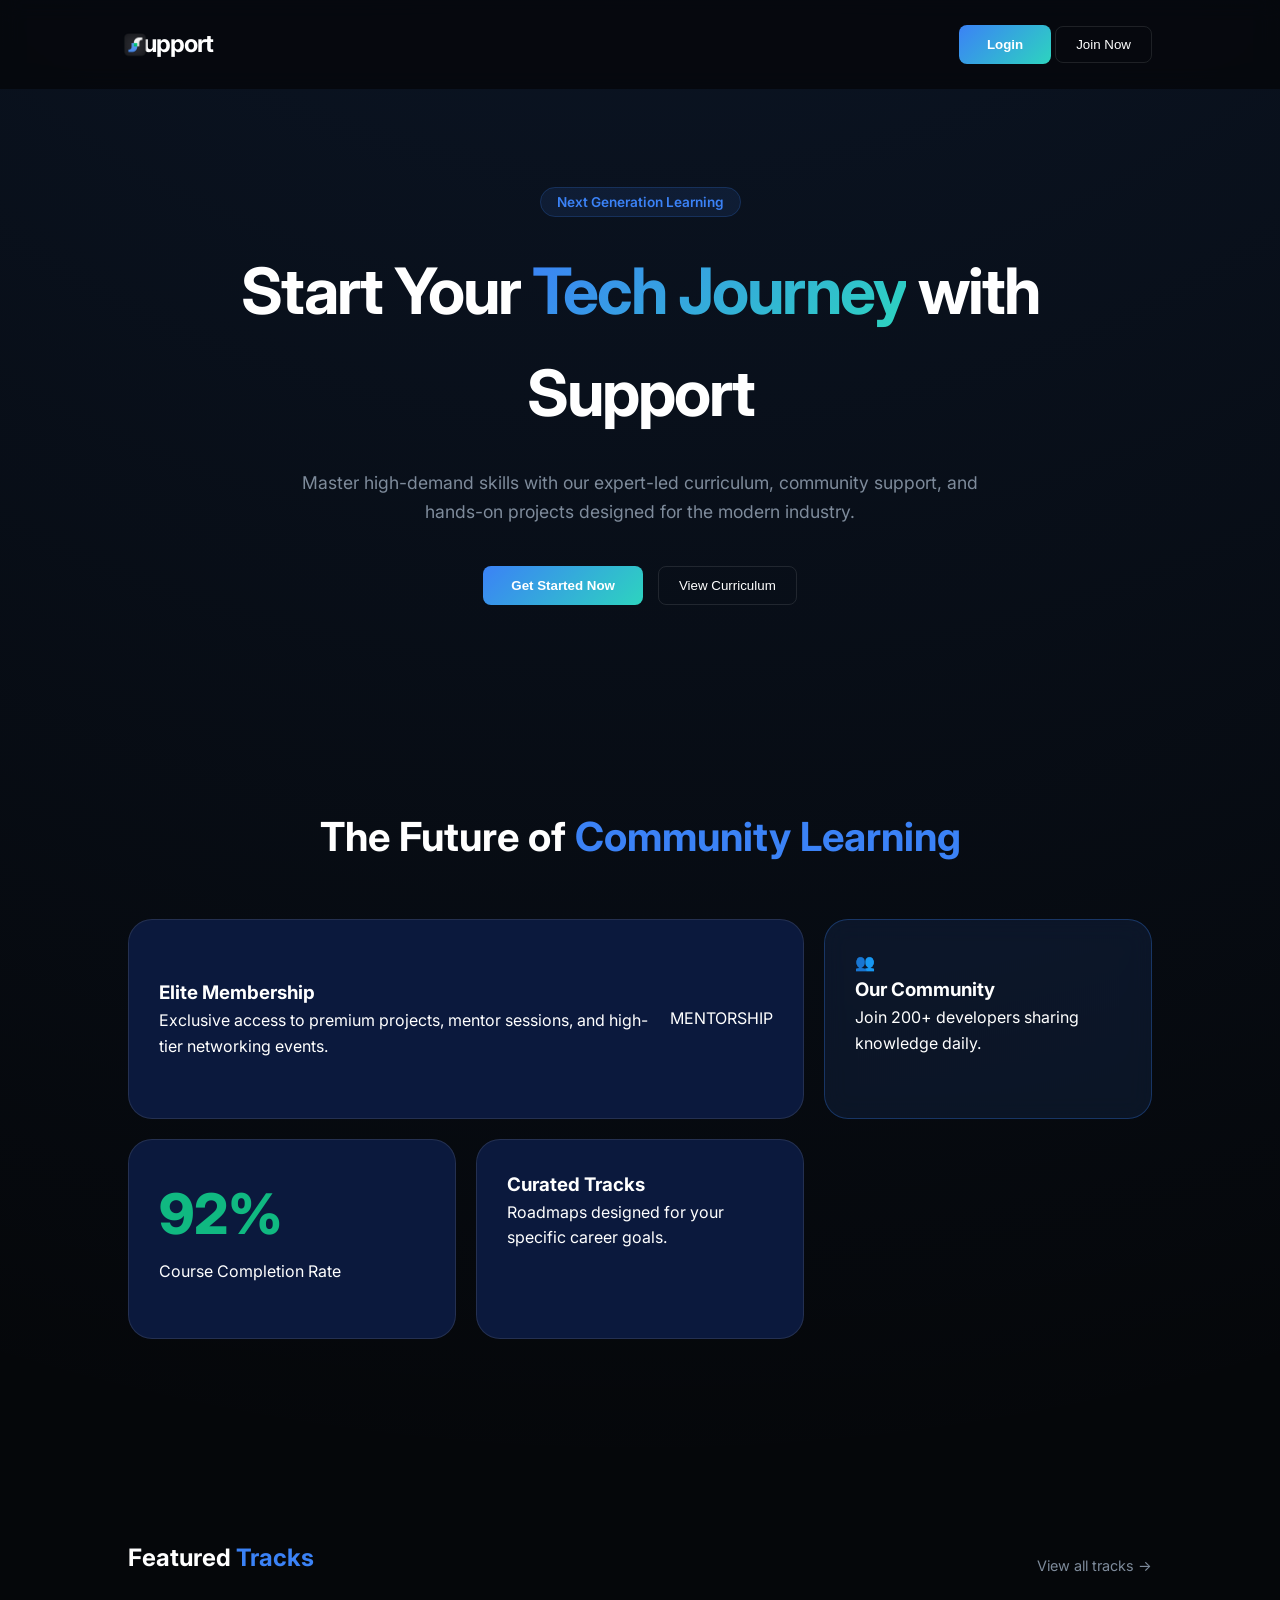
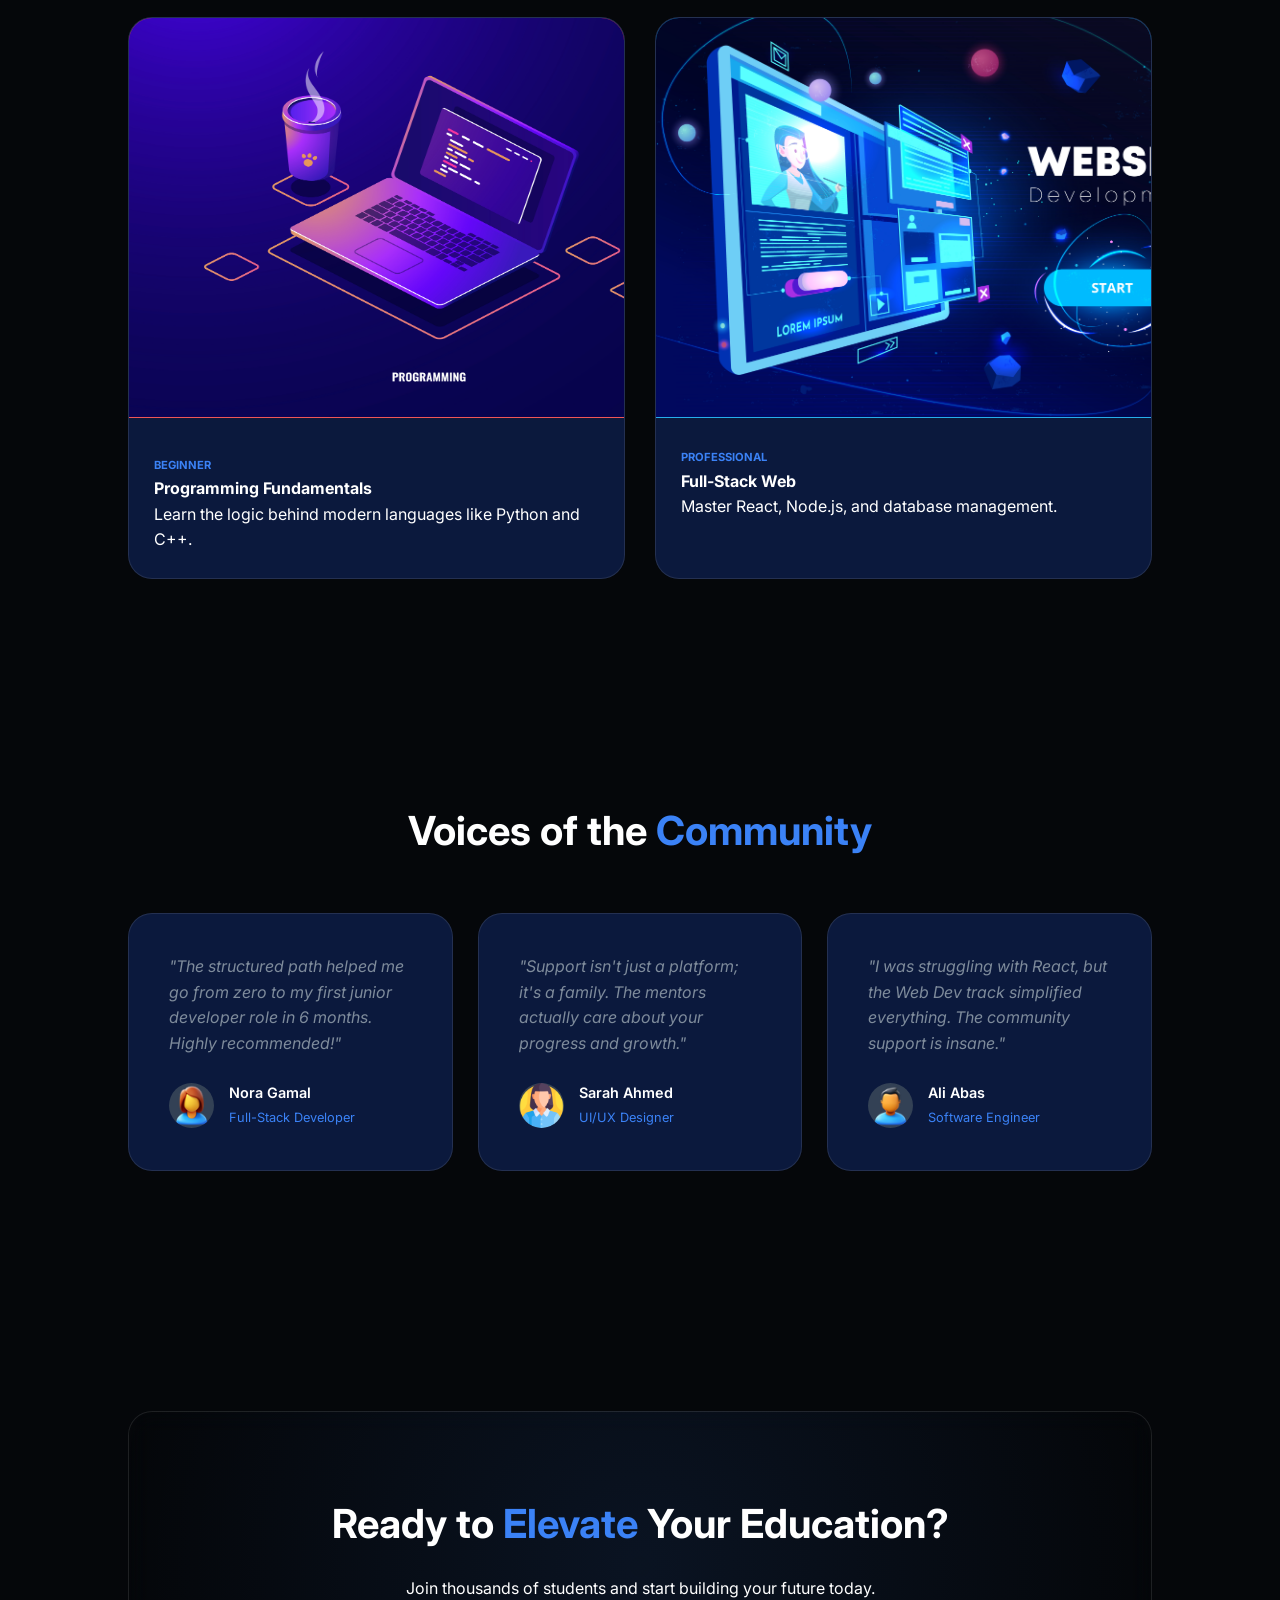
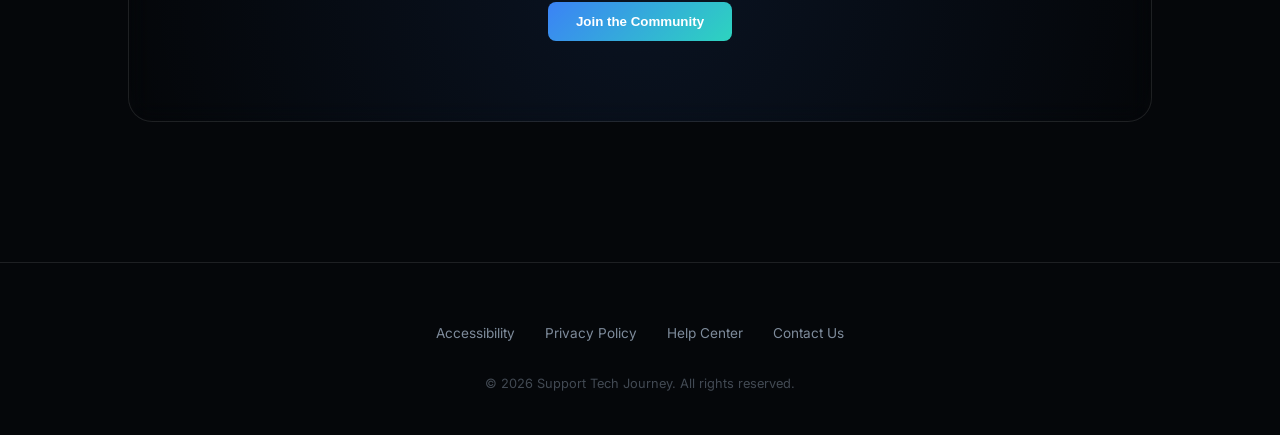
<file: index.html>
<!DOCTYPE html>
<html lang="en">
<head>
    <meta charset="UTF-8">
    <meta name="viewport" content="width=device-width, initial-scale=1.0">
    <title >Support </title>
    <link rel="stylesheet" href="css/style.css">
    <link rel="stylesheet" href="css/root.css">
    <link href="https://fonts.googleapis.com/css2?family=Inter:wght@300;400;600;700&display=swap" rel="stylesheet">
      <link rel="icon" type="image/png" href="assets/icons/SupportLogo.ico">
</head>
<body>

    <header>
        <nav class="navbar">
            <img src="assets/icons/SupportLogo.ico" alt="icon" width="30" height="30" class="support-icon"> 
            <div class="logo"> Support</div>

            <div class="nav-auth">
                <button class="btn-text"  onclick="window.location.href='pages/login.html'" >Login</button>
                <button class="btn-outline" onclick="window.location.href='pages/signup.html'">Join Now</button>
            </div>
        </nav>
    </header>

    <section class="hero">
        <div class="hero-cont">
            <span class="badge">Next Generation Learning</span>
            <h1>Start Your <span class="gradient-text">Tech Journey</span> with Support</h1>
            <p>Master high-demand skills with our expert-led curriculum, community support, and hands-on projects designed for the modern industry.</p>
            <div class="hero-actions">
                <button class="btn-primary" onclick="window.location.href='pages/signup.html'">Get Started Now</button>
                <button class="btn-secondary" onclick="document.getElementById('features').scrollIntoView({behavior:'smooth'})">View Curriculum</button>
            </div>
        </div>
    </section>

    <section class="features" id="features">
        <h2 class="section-heading">The Future of <span class="blue-text">Community Learning</span></h2>
        <div class="bento-grid">
            <div class="card card-lg glass">
                <div class="card-content">
                    <h3>Elite Membership</h3>
                    <p>Exclusive access to premium projects, mentor sessions, and high-tier networking events.</p>
                </div>
                <div class="card-overlay-text">MENTORSHIP</div>
            </div>
            <div class="card card-sm glass accent-blue">
                <div class="icon">👥</div>
                <h3>Our Community</h3>
                <p>Join 200+ developers sharing knowledge daily.</p>
            </div>
            <div class="card card-sm glass">
                <h2 class="stat">92%</h2>
                <p>Course Completion Rate</p>
            </div>
            <div class="card card-md glass">
                <h3>Curated Tracks</h3>
                <p>Roadmaps designed for your specific career goals.</p>
            </div>
        </div>
    </section>

<section class="tracks">
        <div class="section-header">
            <h2>Featured <span class="blue-text">Tracks</span></h2>
            <a href="#" class="view-all">View all tracks →</a>
        </div>
        <div class="track-grid">
            <div class="track-card glass">
                <img src="assets/images/971.jpg" class="track-img img-prog">
                <div class="track-body">
                    <span class="tag">Beginner</span>
                    <h4>Programming Fundamentals</h4>
                    <p>Learn the logic behind modern languages like Python and C++.</p>
                </div>
            </div>
            <div class="track-card glass">
                
                    <img src="assets/images/1687.jpg" class="track-img img-web">
            
                <div class="track-body">
                    <span class="tag">Professional</span>
                    <h4>Full-Stack Web</h4>
                    <p>Master React, Node.js, and database management.</p>
                </div>
            </div>
        </div>
    </section>
    
    <section class="testimonials">
        <h2 class="section-heading">Voices of the <span class="blue-text">Community</span></h2>
        <div class="testimonial-grid">
            <div class="testimonial-card glass">
                <p>"The structured path helped me go from zero to my first junior developer role in 6 months. Highly recommended!"</p>
                <div class="user-info">
                    <img src="assets/icons/icons8-person-50-2.png" alt="" class="avatar">
                    <div>
                        <span class="name">Nora Gamal</span>
                        <span class="title">Full-Stack Developer</span>
                    </div>
                </div>
            </div>
            <div class="testimonial-card glass">
                <p>"Support isn't just a platform; it's a family. The mentors actually care about your progress and growth."</p>
                <div class="user-info">
                    <img src="assets/icons/woman_4140054.png" alt="" class="avatar">
                    <div>
                        <span class="name">Sarah Ahmed</span>
                        <span class="title">UI/UX Designer</span>
                    </div>
                </div>
            </div>
            <div class="testimonial-card glass">
                <p>"I was struggling with React, but the Web Dev track simplified everything. The community support is insane."</p>
                <div class="user-info">
                   <img src="assets/icons/icons8-person-50.png" alt=""class="avatar">
                    <div>
                        <span class="name">Ali Abas</span>
                        <span class="title">Software Engineer</span>
                    </div>
                </div>
            </div>
        </div>
    </section>

    <section class="cta">
        <div class="cta-box glass">
            <h2>Ready to <span class="blue-text">Elevate</span> Your Education?</h2>
            <p>Join thousands of students and start building your future today.</p>
            <button class="btn-primary"  onclick="window.location.href='pages/profile.html'">Join the Community</button>
        </div>
    </section>

    <footer>
        <div class="footer-content">
            <div class="footer-links">
                <a href="#">Accessibility</a>
                <a href="#">Privacy Policy</a>
                <a href="#">Help Center</a>
                <a href="#">Contact Us</a>
            </div>
            <p class="copyright">© 2026 Support Tech Journey. All rights reserved.</p>
        </div>
    </footer>

</body>
</html>
</file>
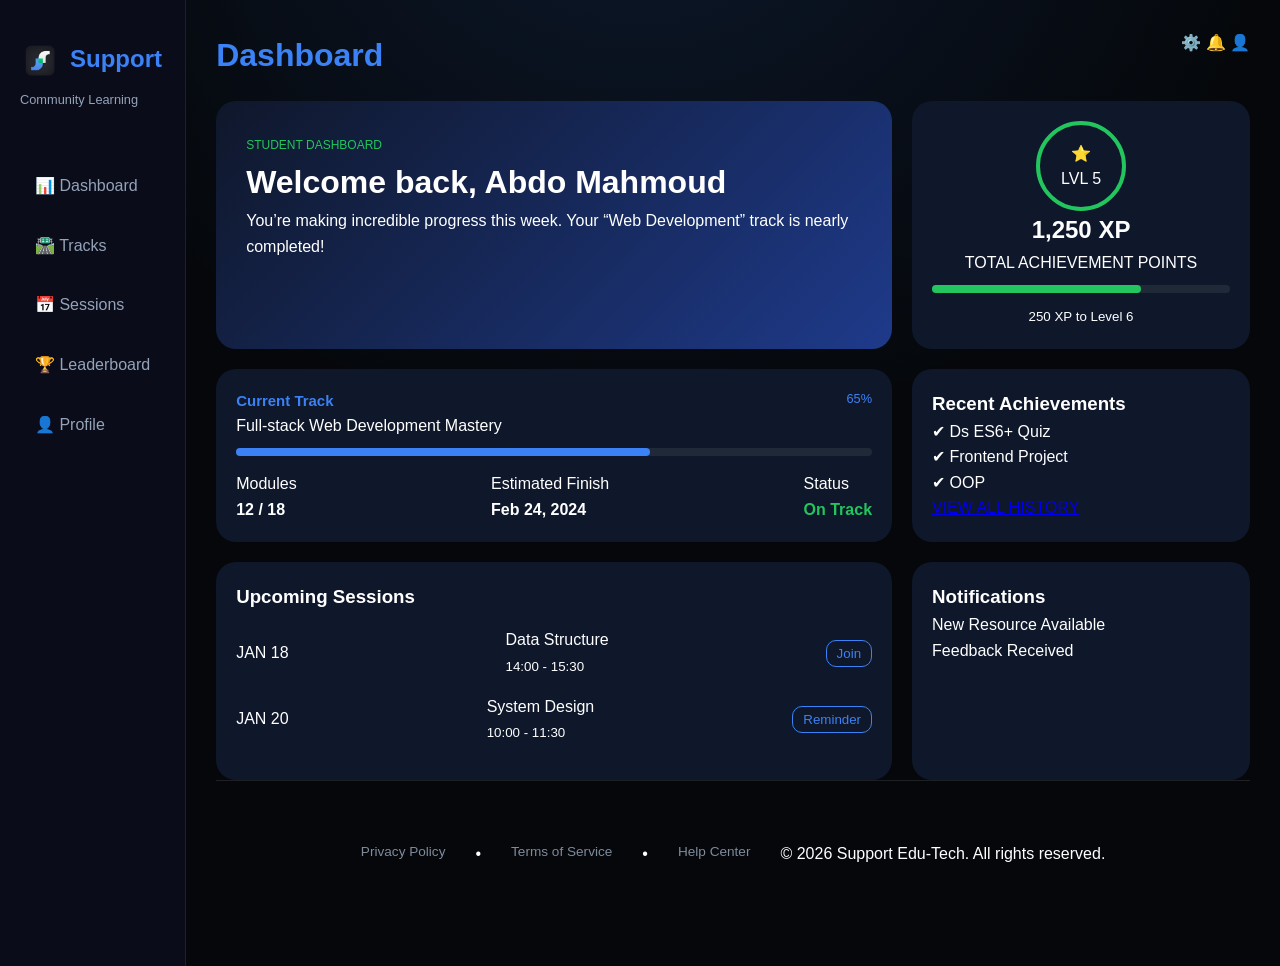
<file: pages/dashboard.html>
<!DOCTYPE html>
<html lang="en">
<head>
<meta charset="UTF-8">
<title>Dashboard</title>

<link href="https://fonts.googleapis.com/css2?family=Poppins:wght@300;400;600&display=swap" rel="stylesheet">

<link rel="stylesheet" href="../css/pages/dashboard.css">
<link rel="stylesheet" href="../css/style.css">
<link rel="stylesheet" href="../css/root.css">
</head>
<body>

<div class="container">

  <aside class="sidebar">
            <div class="sidebar-header">
                <h2>Support</h2>
                <span>Community Learning</span>
            </div>
            <nav class="sidebar-nav">
                <a href="dashboard.html" ><span>📊</span> Dashboard</a>
                <a href="track.html"><span>🛣️</span> Tracks</a>
                <a href="session.html"><span>📅</span> Sessions</a>
                <a href="leaderboard.html"><span>🏆</span> Leaderboard</a>
                <a href="profile.html" class="active"><span>👤</span> Profile</a>
            </nav>
        </aside>


  <main class="main">

    <div class="header">
      <h1 style="color: var(--accent-blue);">Dashboard</h1>
      <div class="icons">⚙️ 🔔 👤</div>
    </div>

    <div class="top">

      <div class="welcome">
        <span>STUDENT DASHBOARD</span>
        <h1>Welcome back, Abdo Mahmoud</h1>
        <p>You’re making incredible progress this week. Your “Web Development” track is nearly completed!</p>
      </div>

      <div class="xp">
        <div class="circle">
          ⭐<br>LVL 5
        </div>
        <h2>1,250 XP</h2>
        <p>TOTAL ACHIEVEMENT POINTS</p>

        <div class="progress">
          <div class="bar"></div>
        </div>

        <small>250 XP to Level 6</small>
      </div>

    </div>

    <div class="middle">

      <div class="track">
        <div class="title">
          <h3>Current Track</h3>
          <span>65%</span>
        </div>

        <p>Full-stack Web Development Mastery</p>

        <div class="progress">
          <div class="bar blue"></div>
        </div>

        <div class="stats">
          <div>Modules<br><b>12 / 18</b></div>
          <div>Estimated Finish<br><b>Feb 24, 2024</b></div>
          <div>Status<br><b class="green">On Track</b></div>
        </div>
      </div>

      <div class="achievements">
        <h3>Recent Achievements</h3>

        <p>✔ Ds ES6+ Quiz</p>
        <p>✔ Frontend Project</p>
        <p>✔ OOP</p>

        <a href="#">VIEW ALL HISTORY</a>
      </div>

    </div>

    <div class="bottom">

      <div class="sessions">
        <h3>Upcoming Sessions</h3>

        <div class="session">
          <span>JAN 18</span>
          <div>
            <p>Data Structure</p>
            <small>14:00 - 15:30</small>
          </div>
          <button>Join</button>
        </div>

        <div class="session">
          <span>JAN 20</span>
          <div>
            <p>System Design</p>
            <small>10:00 - 11:30</small>
          </div>
          <button>Reminder</button>
        </div>

      </div>

      <div class="notifications">
        <h3>Notifications</h3>
        <p>New Resource Available</p>
        <p>Feedback Received</p>
      </div>

    </div>

<footer class="footer-links">
                <a href="#">Privacy Policy</a> • <a href="#">Terms of Service</a> • <a href="#">Help Center</a>
                <p>© 2026 Support Edu-Tech. All rights reserved.</p>
            </footer>

  </main>

</div>

</body>
</html>
</file>
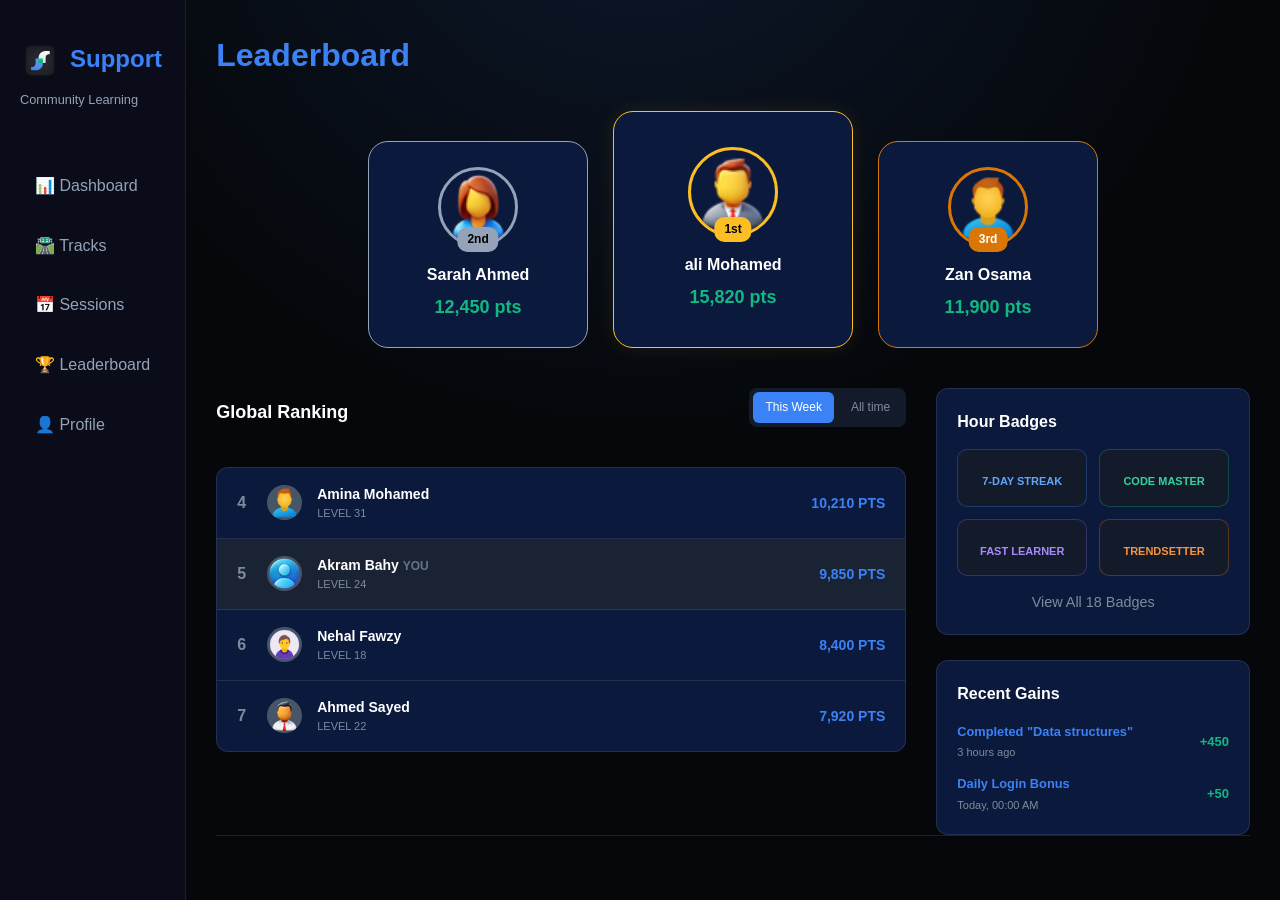
<file: pages/leaderboard.html>
<!DOCTYPE html>
<html lang="en">
<head>
    <meta charset="UTF-8">
    <title>Leaderboard</title>
<link rel="stylesheet" href="../css/pages/leaderboard.css">
<link rel="stylesheet" href="../css/style.css">
<link rel="stylesheet" href="../css/root.css">  
</head>
<body>

      <aside class="sidebar">
            <div class="sidebar-header">
                <h2>Support</h2>
                <span>Community Learning</span>
            </div>
            <nav class="sidebar-nav">
                <a href="dashboard.html" ><span>📊</span> Dashboard</a>
                <a href="track.html"><span>🛣️</span> Tracks</a>
                <a href="session.html"><span>📅</span> Sessions</a>
                <a href="leaderboard.html"><span>🏆</span> Leaderboard</a>
                <a href="profile.html" class="active"><span>👤</span> Profile</a>
            </nav>
        </aside>
        
        

    <div class="main-content">
        
        <div class="top-header">
            <div class="header-icons">
      <h1 style="color: var(--accent-blue);">Leaderboard</h1>
                <i class="fa-solid fa-bell"></i>
                <i class="fa-solid fa-gear"></i>
                <i class="fa-solid fa-circle-user"></i>
            </div>
        </div>

        <div class="podium-container">
            
            <div class="podium-card second">
                <div class="avatar-wrap">
                    <img src="../assets/icons/icons8-person-50-2.png" alt="2nd" w>
                    <div class="rank-badge">2nd</div>
                </div>
                <div class="podium-name">Sarah Ahmed</div>
                <div class="podium-points">12,450 pts</div>
            </div>

            <div class="podium-card first">
                <div class="avatar-wrap">
                    <img src="../assets/icons/icons8-person-50-3.png"  alt="1st">
                    <div class="rank-badge">1st</div>
                </div>
                <div class="podium-name">ali Mohamed</div>
                <div class="podium-points">15,820 pts</div>
            </div>

            <div class="podium-card third">
                <div class="avatar-wrap">
                    <img src="../assets/icons/icons8-person-50-6.png"  alt="3rd">
                    <div class="rank-badge">3rd</div>
                </div>
                <div class="podium-name">Zan Osama</div>
                <div class="podium-points">11,900 pts</div>
            </div>
        </div>

        <div class="dashboard-grid">
            
            <div>
                <div class="section-header">
                    <div class="section-title">Global Ranking</div>
                    <div class="tabs">
                        <span class="active">This Week</span>
                        <span>All time</span>
                    </div>
                </div>
                
                <div class="ranking-list">
                    <div class="rank-row">
                        <div class="row-num">4</div>
                        <div class="row-user">
                            <img src="../assets/icons/icons8-person-50-6.png"  alt="u4">
                            <div class="user-details">
                                <span class="n">Amina Mohamed</span>
                                <span class="l">LEVEL 31</span>
                            </div>
                        </div>
                        <div class="row-pts"><i class="fa-solid fa-caret-up"></i> 10,210 PTS</div>
                    </div>

                    <div class="rank-row highlighted">
                        <div class="row-num">5</div>
                        <div class="row-user">
                            <img src="../assets/icons/icons8-person-50-10.png"  alt="Me">
                            <div class="user-details">
                                <span class="n">Akram Bahy <span style="color: #64748b; font-size:12px;">YOU</span></span>
                                <span class="l">LEVEL 24</span>
                            </div>
                        </div>
                        <div class="row-pts"><i class="fa-solid fa-star"></i> 9,850 PTS</div>
                    </div>

                    <div class="rank-row">
                        <div class="row-num">6</div>
                        <div class="row-user">
                            <img src="../assets/icons/icons8-person-50-5.png"  alt="u6">
                            <div class="user-details">
                                <span class="n">Nehal Fawzy</span>
                                <span class="l">LEVEL 18</span>
                            </div>
                        </div>
                        <div class="row-pts">8,400 PTS</div>
                    </div>

                    <div class="rank-row">
                        <div class="row-num">7</div>
                        <div class="row-user">
                            <img src="../assets/icons/icons8-person-50-7.png"  alt="u7">
                            <div class="user-details">
                                <span class="n">Ahmed Sayed</span>
                                <span class="l">LEVEL 22</span>
                            </div>
                        </div>
                        <div class="row-pts">7,920 PTS</div>
                    </div>
                </div>
            </div>

            <div class="right-side">
                
                <div class="side-card">
                    <div class="section-title" style="font-size: 16px;"><i class="fa-solid fa-trophy" style="color:#a78bfa;"></i> Hour Badges</div>
                    <div class="badges-grid">
                        <div class="badge-box badge-blue">
                            <i class="fa-solid fa-calendar-check"></i>
                            7-DAY STREAK
                        </div>
                        <div class="badge-box badge-green">
                            <i class="fa-solid fa-code"></i>
                            CODE MASTER
                        </div>
                        <div class="badge-box badge-purple">
                            <i class="fa-solid fa-bolt"></i>
                            FAST LEARNER
                        </div>
                        <div class="badge-box badge-orange">
                            <i class="fa-solid fa-fire"></i>
                            TRENDSETTER
                        </div>
                    </div>
                    <a href="#" class="view-all">View All 18 Badges</a>
                </div>

                <div class="side-card">
                    <div class="section-title" style="font-size: 16px;">Recent Gains</div>
                    <div class="recent-list">
                        <div class="recent-item">
                            <div class="left-part">
                                <span class="title"><i class="fa-solid fa-circle" style="color:#10b981; font-size:8px;"></i> Completed "Data structures"</span>
                                <span class="time">3 hours ago</span>
                            </div>
                            <div class="gain">+450</div>
                        </div>
                        <div class="recent-item">
                            <div class="left-part">
                                <span class="title"><i class="fa-solid fa-circle" style="color:#10b981; font-size:8px;"></i> Daily Login Bonus</span>
                                <span class="time">Today, 00:00 AM</span>
                            </div>
                            <div class="gain">+50</div>
                        </div>
                    </div>
                </div>

            </div>

        </div>
         <footer class="footer-links">
                <a href="#">Privacy Policy</a> • <a href="#">Terms of Service</a> • <a href="#">Help Center</a>
                <p>© 2026 Support Edu-Tech. All rights reserved.</p>
            </div>
        </footer>

</body>
</file>
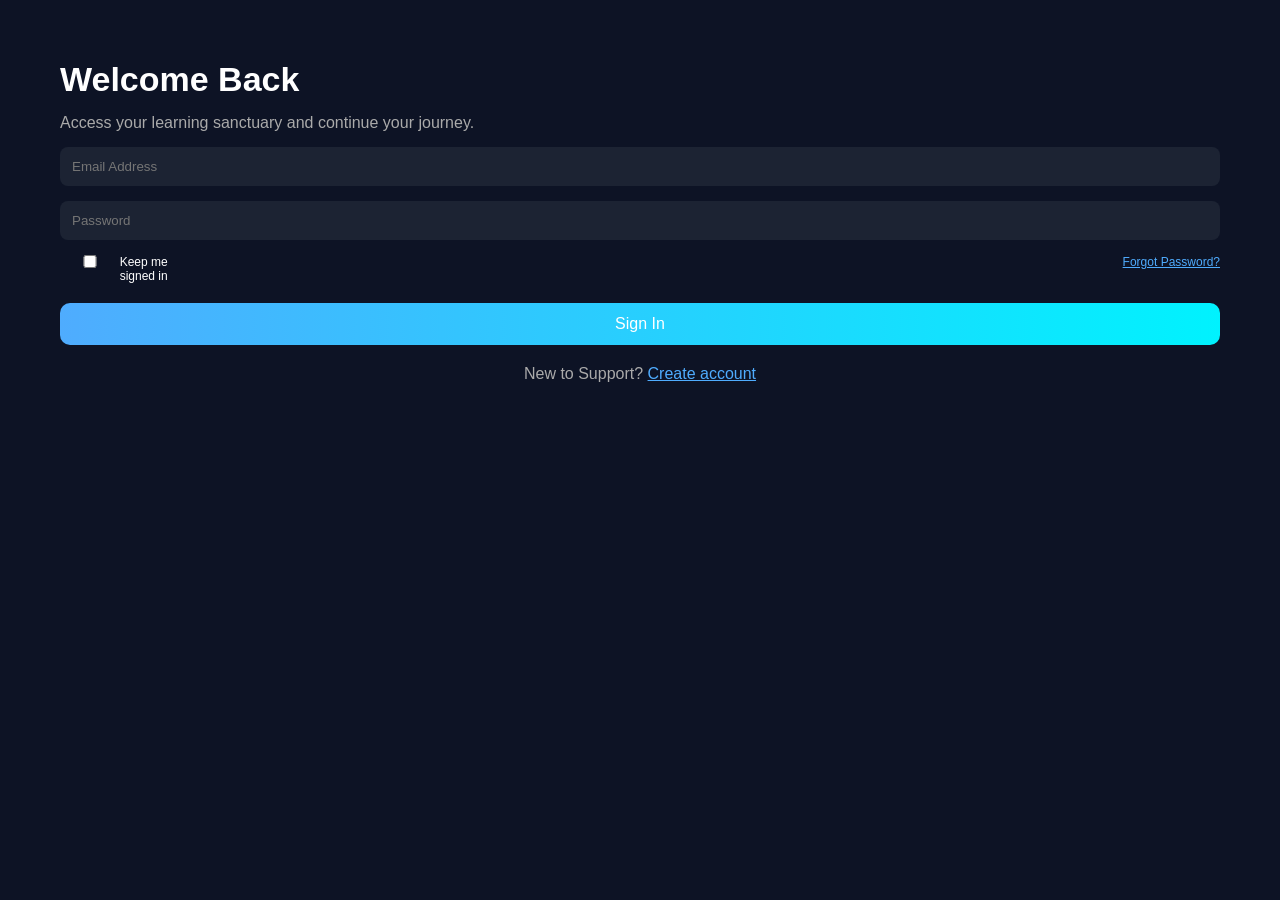
<file: pages/login.html>
<!DOCTYPE html>
<html lang="en">
<head>
<meta charset="UTF-8">
<title>Login</title>
<link rel="stylesheet" href="../css/pages/login.css">
<link rel="stylesheet" href="../css/root.css">

</head>

<body>

<div class="container">

<div class="left">
    <h2>Welcome Back </h2>
    <p>Access your learning sanctuary and continue your journey.</p>


    <input type="email" placeholder="Email Address">
    <input type="password" placeholder="Password">

    <div class="options" >
        <div style="display: inline-flex;">
            <input type="checkbox"> 
           <label >Keep me signed in</label> 
        </div>
        <a href="#" style="color:#4facfe;">Forgot Password?</a>
    </div>

    <button class="login" onclick="window.location.href='dashboard.html'">Sign In</button>

    <p style="margin-top:20px;text-align:center;" >
        New to Support? <a href="signup.html" style="color:#4facfe;">Create account</a>
    </p>
</div>

</body>
</html>
</file>
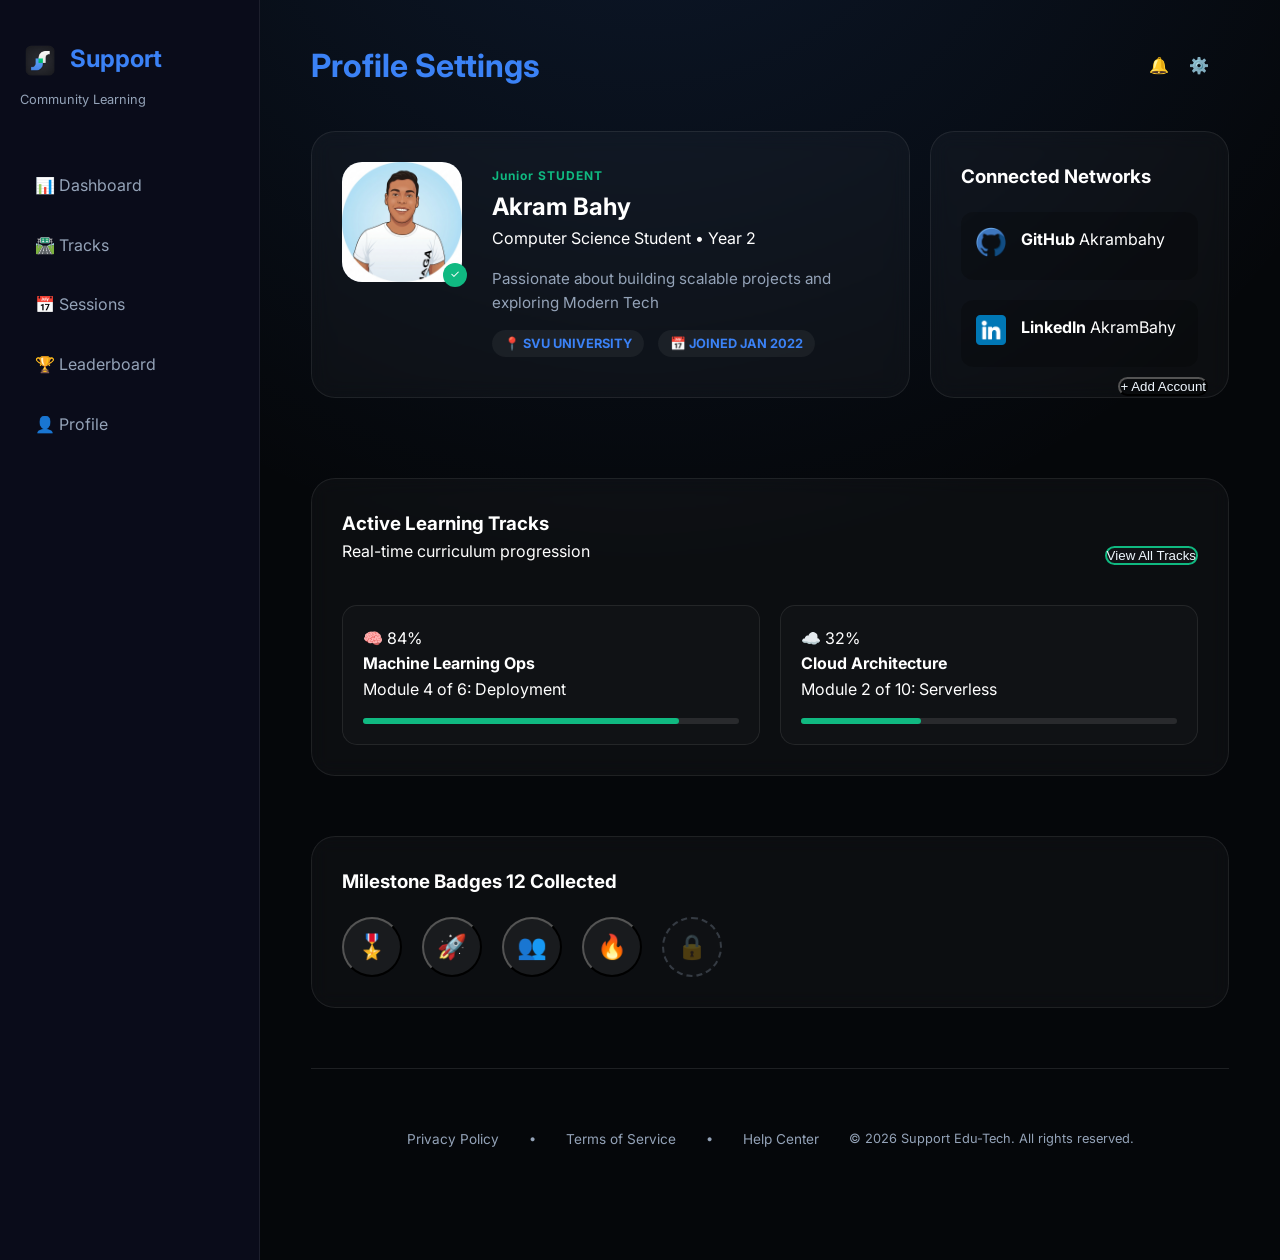
<file: pages/profile.html>
<!DOCTYPE html>
<html lang="en">
<head>
    <meta charset="UTF-8">
    <title>Profile Settings </title>
    <link rel="stylesheet" href="../css/style.css">
    <link rel="stylesheet" href="../css/pages/profile.css">
    <link rel="stylesheet" href="../css/root.css">
    <link href="https://fonts.googleapis.com/css2?family=Inter:wght@300;400;500;600;700&display=swap" rel="stylesheet">
</head>
<body>

    <div class="dashboard-container">
         <aside class="sidebar">
            <div class="sidebar-header">
                <h2>Support</h2>
                <span>Community Learning</span>
            </div>
            <nav class="sidebar-nav">
                <a href="dashboard.html"' ><span>📊</span> Dashboard</a>
                <a href="track.html"><span>🛣️</span> Tracks</a>
                <a href="session.html"><span>📅</span> Sessions</a>
                <a href="leaderboard.html"><span>🏆</span> Leaderboard</a>
                <a href="profile.html" class="active"><span>👤</span> Profile</a>
            </nav>
        </aside>


        <main class="main-content">
            <header class="top-bar">
                <h1 style="color: var(--accent-blue)">Profile Settings</h1>
                <div class="top-icons">
                    <span class="icon">🔔</span>
                    <span class="icon">⚙️</span>
                    <div class="user-avatar-sm"></div>
                </div>
            </header>

            <div class="profile-grid">
                <section class="profile-main-card glass">
                    <div class="profile-header">
                        <div class="user-avatar-lg">
                            <img src="../assets/images/Me.png" alt="" class="user-avatar-lg">
                            <div class="status-badge">✓</div>
                        </div>
                        <div class="user-details">
                            <span class="role-tag">Junior STUDENT</span>
                            <h2>Akram Bahy</h2>
                            <p class="sub-info">Computer Science Student • Year 2</p>
                            <p class="bio">Passionate about building scalable projects and exploring  Modern Tech</p>
                            <div class="meta-tags">
                                <span class="tag">📍 Svu University</span>
                                <span class="tag">📅 Joined Jan 2022</span>
                            </div>
                        </div>
                    </div>
                </section>

                <section class="networks-card glass">
                    <h3>Connected Networks</h3>
                    <div class="network-item">
                        <div class="net-icon"><a href="https://github.com/Akrambahy"><img src="../assets/icons/social.png" alt="github" width="30px" height="30px"></a></div>
                        <div class="net-info">
                            <strong>GitHub</strong>
                            <span>Akrambahy</span>
                        </div>
                    </div>
                    <div class="network-item">
                        <div class="net-icon ln"> <a href="https://www.linkedin.com/in/akrambahy"><img src="../assets/icons/linkedin.png" alt="Linkedin" width="30px" height="30px" ></a></div>
                        <div class="net-info">
                            <strong>LinkedIn</strong>
                            <span>AkramBahy</span>
                        </div>
                    </div>
                    <button class="add-account">+ Add Account</button>
                </section>
            </div>

            <section class="tracks-section glass">
                <div class="section-header">
                    <div>
                        <h3>Active Learning Tracks</h3>
                        <p>Real-time curriculum progression</p>
                    </div>
                    <button class="btn-small">View All Tracks</button>
                </div>
                <div class="track-cards">
                    <div class="learning-card">
                        <div class="track-top">
                            <span class="icon-box">🧠</span>
                            <span class="pct">84%</span>
                        </div>
                        <h4>Machine Learning Ops</h4>
                        <p>Module 4 of 6: Deployment</p>
                        <div class="progress-bar"><div class="fill" style="width: 84%"></div></div>
                    </div>
                    <div class="learning-card">
                        <div class="track-top">
                            <span class="icon-box">☁️</span>
                            <span class="pct">32%</span>
                        </div>
                        <h4>Cloud Architecture</h4>
                        <p>Module 2 of 10: Serverless</p>
                        <div class="progress-bar"><div class="fill" style="width: 32%"></div></div>
                    </div>
                </div>
            </section>

            <section class="badges-section glass">
                <h3>Milestone Badges <span class="count">12 Collected</span></h3>
                <div class="badge-list fot-but">
                    <button class="badge-icon">🎖️</button>
                    <button class="badge-icon active">🚀</button>
                    <button class="badge-icon">👥</button>
                    <button class="badge-icon">🔥</button>
                    <button class="badge-icon locked">🔒</button>
                </div>
            </section>

            <footer class="footer-links">
                <a href="#">Privacy Policy</a> • <a href="#">Terms of Service</a> • <a href="#">Help Center</a>
                <p>© 2026 Support Edu-Tech. All rights reserved.</p>
            </footer>
        </main>
    </div>

</body>
</html>
</file>
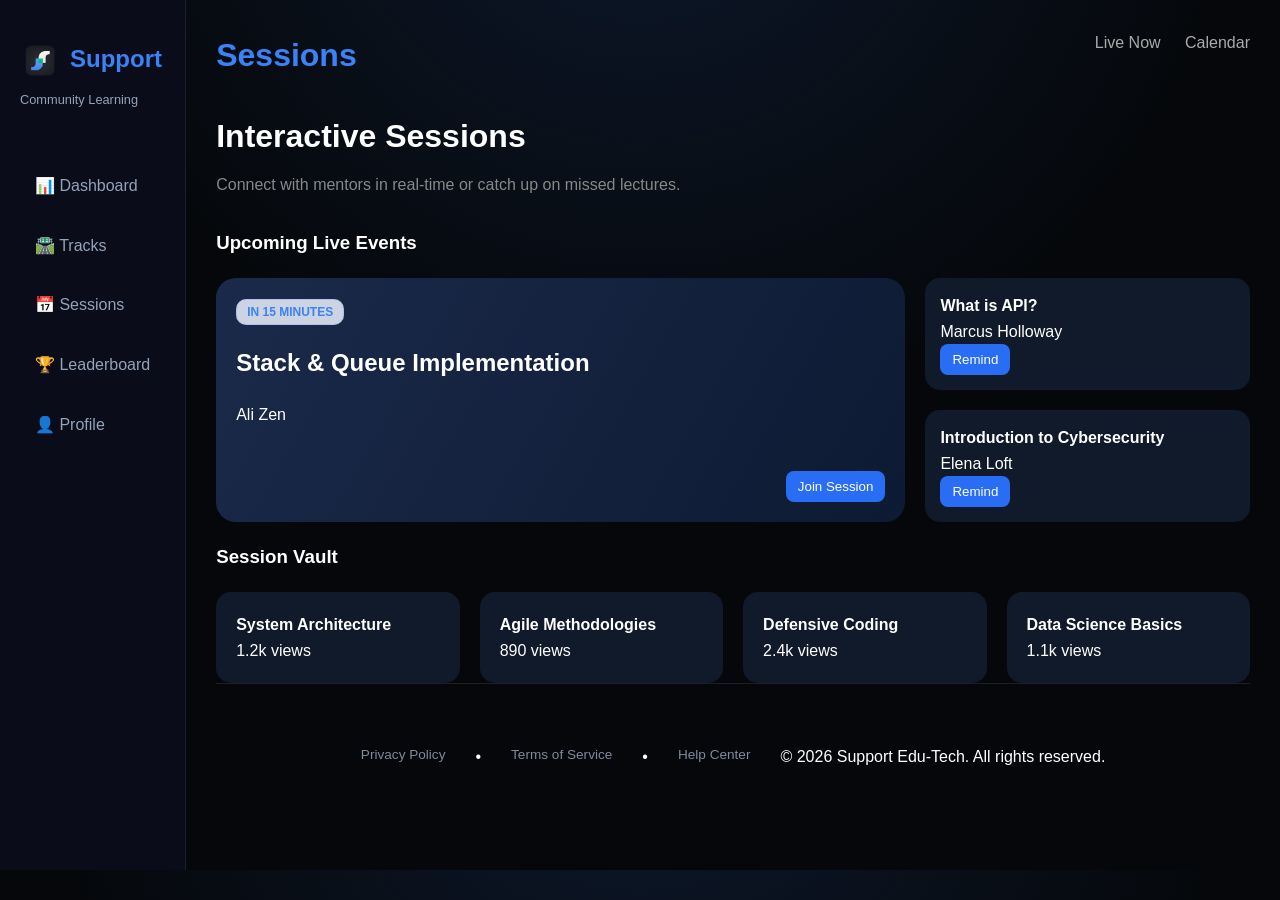
<file: pages/session.html>
<!DOCTYPE html>
<html lang="en">
<head>

  <meta charset="UTF-8">
  <title>Sessions</title>
<link rel="stylesheet" href="../css/style.css">
<link rel="stylesheet" href="../css/pages/session.css">
    <link rel="stylesheet" href="../css/root.css"></head>
<body>

<div class="layout">

 <aside class="sidebar">
            <div class="sidebar-header">
                <h2>Support</h2>
                <span>Community Learning</span>
            </div>
            <nav class="sidebar-nav">
                <a href="dashboard.html"' ><span>📊</span> Dashboard</a>
                <a href="track.html"><span>🛣️</span> Tracks</a>
                <a href="session.html"><span>📅</span> Sessions</a>
                <a href="leaderboard.html"><span>🏆</span> Leaderboard</a>
                <a href="profile.html" class="active"><span>👤</span> Profile</a>
            </nav>
        </aside>

  <div class="main">

    <div class="header">
      <h1 style="color: var(--accent-blue);">Sessions</h1>
      <div class="nav">
        <span>Live Now</span>
        <span>Calendar</span>
      </div>
    </div>

    <h1>Interactive Sessions</h1>
    <p class="desc">
      Connect with mentors in real-time or catch up on missed lectures.
    </p>

    <h3 class="section-title">Upcoming Live Events</h3>

    <div class="top-section">

      <div class="big-card">
        <span class="badge">IN 15 MINUTES</span>
        <h2>Stack & Queue Implementation</h2>
        <p class="author">Ali Zen</p>

        <button class="join">Join Session</button>
      </div>

      <div class="side-cards">

        <div class="small-card">
          <h4>What is API?</h4>
          <p>Marcus Holloway</p>
          <button>Remind</button>
        </div>

        <div class="small-card">
          <h4>Introduction to Cybersecurity</h4>
          <p>Elena Loft</p>
          <button>Remind</button>
        </div>

      </div>

    </div>

    <h3 class="section-title">Session Vault</h3>

    <div class="vault">

      <div class="video-card">
        <h4>System Architecture</h4>
        <p>1.2k views</p>
      </div>

      <div class="video-card">
        <h4>Agile Methodologies</h4>
        <p>890 views</p>
      </div>

      <div class="video-card">
        <h4>Defensive Coding</h4>
        <p>2.4k views</p>
      </div>

      <div class="video-card">
        <h4>Data Science Basics</h4>
        <p>1.1k views</p>
      </div>

    </div>
     <footer class="footer-links">
                <a href="#">Privacy Policy</a> • <a href="#">Terms of Service</a> • <a href="#">Help Center</a>
                <p>© 2026 Support Edu-Tech. All rights reserved.</p>
            </footer>

  </div>

</div>

</body>
</html>
</file>
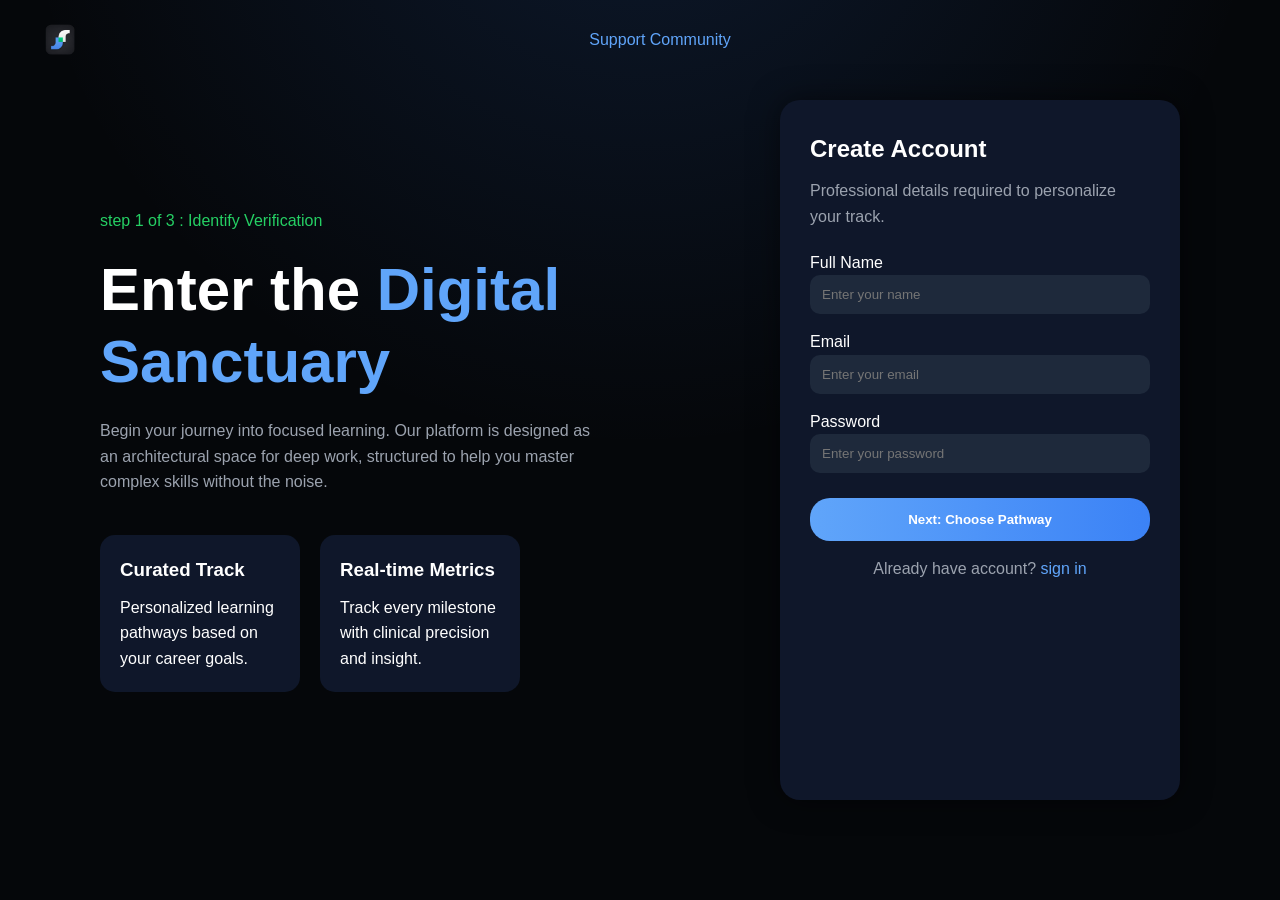
<file: pages/signup.html>
<!DOCTYPE html>
<html>
    <head>
        <meta charset="UTF-8">
        <title>Sign UP</title>
        <meta name="description" content="create account in support community">
 <link rel="stylesheet" href="../css/pages/signup.css">
 <link rel="stylesheet" href="../css/root.css">
 <link rel="stylesheet" href="../css/style.css">
    </head>
    <body>
      <header style="position:absolute; top:20px; left:40px; right:40px; display:flex; align-items:center; justify-content:space-between;">
    <div style="display:flex; align-items:center; gap:10px;">
      <img src="../assets/icons/SupportLogo.ico"   style="width:40px; height:40px; border-radius:10px;"></div><!--put the source of logo-->
    </div>
    <div style="color:#60a5fa; margin: 0 auto; font-weight:500;">Support Community</div>
  </header>
     <div class="container">
        <div class="left">  
         
       
       <div class="step"><p>step 1 of 3 : Identify Verification</p></div>
       
            <h1>Enter the <span>Digital Sanctuary</span></h1>
       
       <div class="bla">    
        <p>Begin your journey into focused learning. Our platform is designed
            as an architectural space for deep work, structured to help you master complex skills 
            without the noise.
        </p>
       </div>
       <div class="cards">
       <div class="card1">
        <h3>Curated Track</h3>
        <p>Personalized learning pathways based on your career goals.</p>
       </div>
       <div class="card2">
        <h3>Real-time Metrics</h3>
        <p>Track every milestone with clinical precision and insight.</p>
       </div></div>
      </div>

      <div class="right">
        <h2>Create Account </h2>
        <p>Professional details required to personalize your track.</p>
        
      
      <div class="enter">
      <label for="name">Full Name</label>
      <input type="text" id="name" required placeholder="Enter your name">
      </div>
      <div class="enter">
        <label for="email">Email</label>
        <input type="email" id="email" required placeholder="Enter your email">
      </div>  
      <div class="enter">
        <label for="pass">Password</label>
        <input type="password" id="pass" required placeholder="Enter your password">
      </div>
     
        <button class="button" onclick="window.location.href='taketrack.html'">Next: Choose Pathway</button>
       
        <div class="haveaccount">
            <p>
                Already have account? <a href="login.html">sign in</a> <!--after # link of signin page-->
            </p>
        </div>
      </div>
     </div>
       
    </body>
</html>
</file>
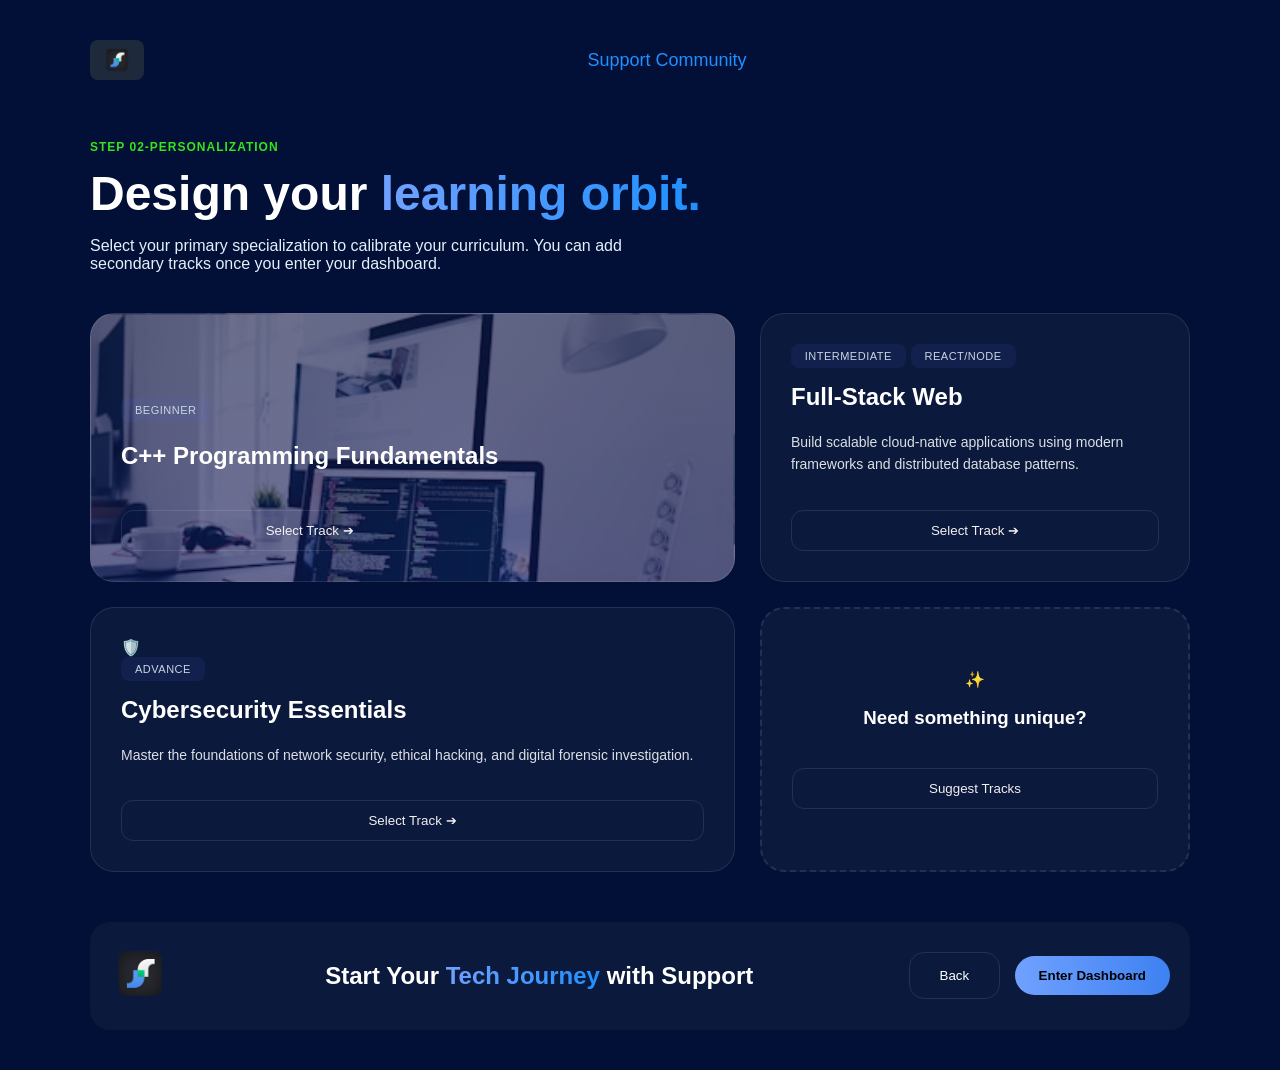
<file: pages/taketrack.html>
<!DOCTYPE html>
<html lang="en">

<head>

    <meta charset="UTF-8">
    <title>Choose Track</title>
    <link rel="stylesheet" href="../css/pages/taketrack.css">
    <link rel="stylesheet" href="../css/root.css">
    
</head>

<body>
    <div class="container">
        <header>
            <img src="../assets/icons/SupportLogo.ico" class="logo" width="30" height="30">
            <span class="community-text">Support Community</span>
        </header>

        <p class="Step-tag">STEP 02-PERSONALIZATION</p>
        <h1>Design your <span class="gradient-text">learning orbit.</span></h1>
        <p class="subtitle">Select your primary specialization to calibrate your curriculum.
            You can add secondary tracks once you enter your dashboard.</p>

        <div class="cards-grid">
            <div class="card card-featured">
                <div class="card-content">
                    <span class="badge">BEGINNER</span>
                    <h2>C++ Programming Fundamentals</h2>
                    <button class="btn-outline">Select Track ➔</button>
                </div>
            </div>

            <div class="card card-glass">
                <div class="badges">
                    <span class="badge">INTERMEDIATE</span>
                    <span class="badge">REACT/NODE</span>
                </div>
                <h2>Full-Stack Web</h2>
                <p>Build scalable cloud-native applications using modern frameworks and distributed database patterns.
                </p>
                <button class="btn-outline">Select Track ➔</button>
            </div>

            <div class="card card-glass">
                <div class="icon-box green-icon">🛡️</div>
                <span class="badge">ADVANCE</span>
                <h2>Cybersecurity Essentials</h2>
                <p>Master the foundations of network security, ethical hacking, and digital forensic investigation.</p>
                <button class="btn-outline">Select Track ➔</button>
            </div>

            <div class="card card-dashed">
                <div class="icon-box">✨</div>
                <h3>Need something unique?</h3>
                <button class="btn-outline">Suggest Tracks</button>
            </div>
        </div>
        </main>

        <footer>
            <div class="footer-left">
                <img src="../assets/icons/SupportLogo.ico"  height="60" width="60">
            </div>
            <h2>Start Your <span class="gradient-text">Tech Journey</span> with Support</h2>

            <div class="footer-right">
                <button class="btn-back" onclick="window.location.href='signup.html'">Back</button>
                <button class="btn-dashboard" onclick="window.location.href='dashboard.html'">Enter Dashboard</button>
            </div>
        </footer>
    </div>

</body>

</html>
</file>
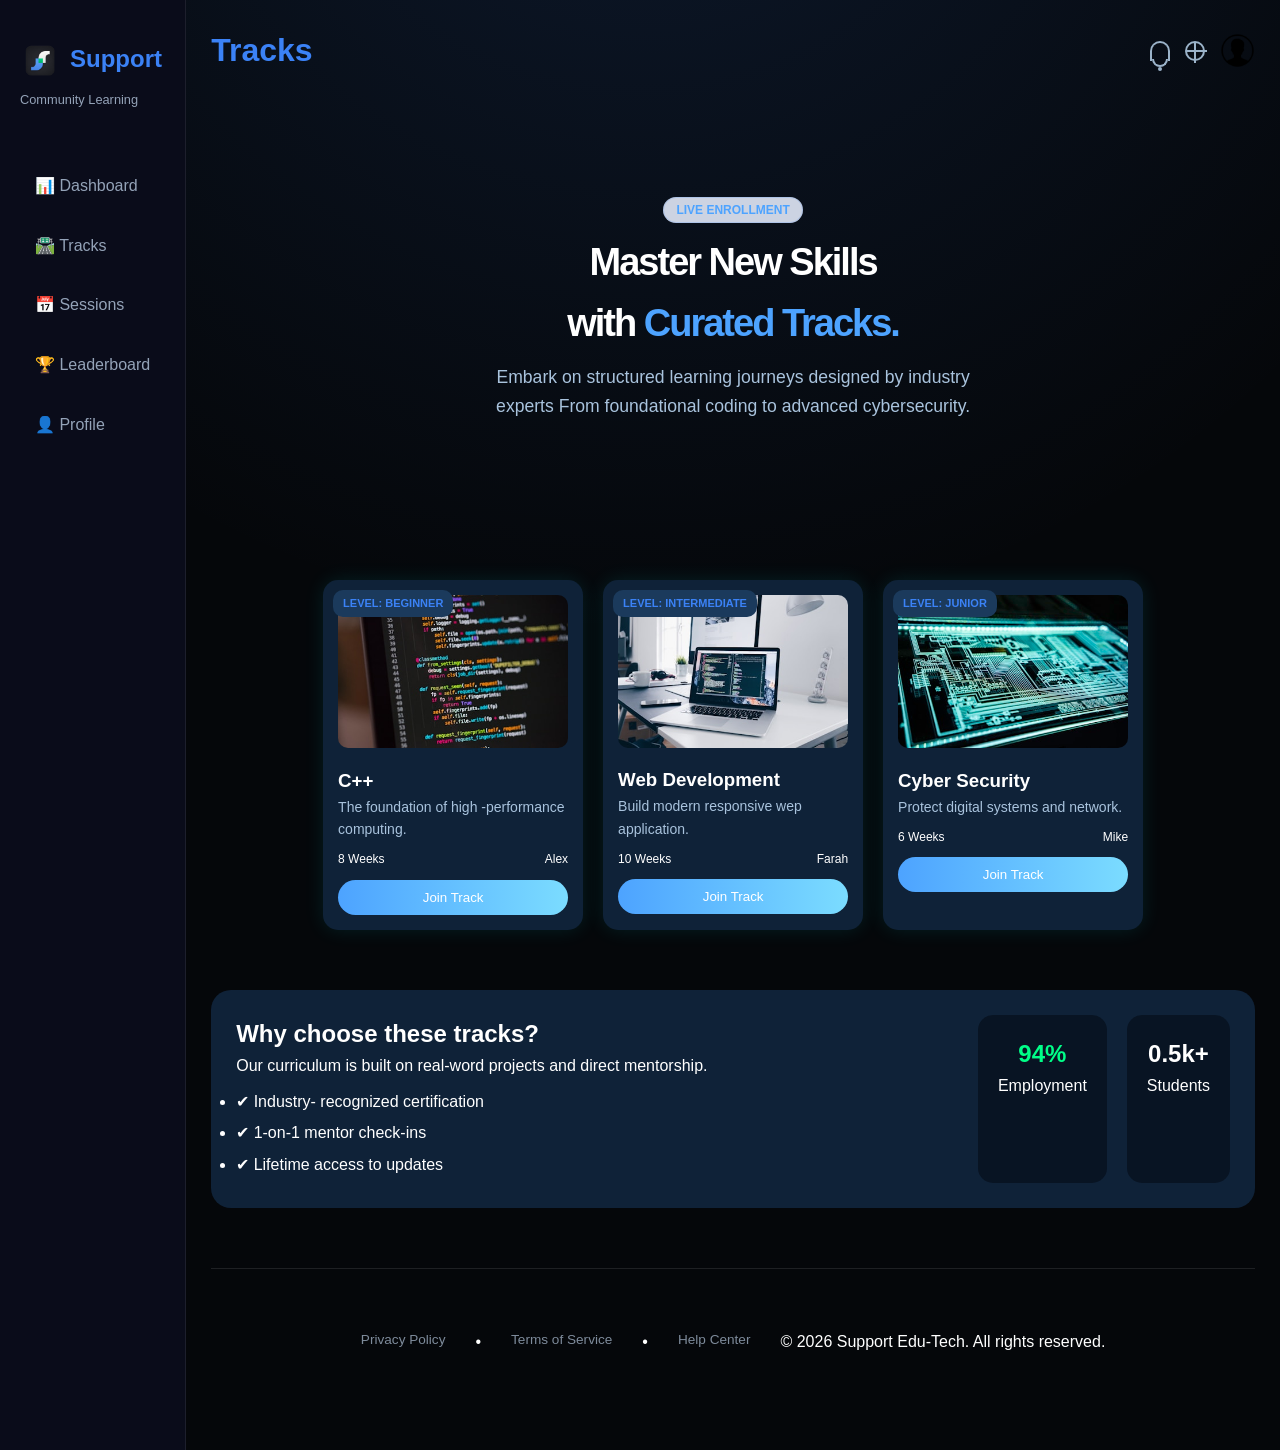
<file: pages/track.html>
<!DOCTYPE html>
<html lang="en">
<head>
<meta charset="UTF-8">
<title>Tracks</title>
<link rel="stylesheet" href="../css/style.css">
<link rel="stylesheet" href="../css/pages/track.css">
    <link rel="stylesheet" href="../css/root.css">

</head>
<body>

<div class="layout">

    <aside class="sidebar">
            <div class="sidebar-header">
                <h2>Support</h2>
                <span>Community Learning</span>
            </div>
            <nav class="sidebar-nav">
                <a href="dashboard.html" ><span>📊</span> Dashboard</a>
                <a href="track.html"><span>🛣️</span> Tracks</a>
                <a href="session.html"><span>📅</span> Sessions</a>
                <a href="leaderboard.html"><span>🏆</span> Leaderboard</a>
                <a href="profile.html" class="active"><span>👤</span> Profile</a>
            </nav>
        </aside>

<main class="main">

  <div class="topbar">
                    <h1 style="color: var(--accent-blue); justify-content: center;">Tracks</h1>

    <div></div>
    <div class="icons">
      <div class="icon bell"></div>
      <div class="icon gear"></div>
      <img src="../assets/icons/MainUser.png">
    </div>
  </div>

  <!-- Hero -->
  <section class="hero">
    <div>
      <span class="badge">LIVE ENROLLMENT</span>
      <h1>Master New Skills<br>with <span>Curated Tracks.</span></h1>
      <p>Embark on structured learning journeys designed by industry experts From foundational coding to advanced cybersecurity.</p>
    </div>



  </section>

  <section class="cards">

    <div class="card">
      <span class="tag">LEVEL: BEGINNER</span>
      <img src="../assets/images/Track1.jpeg">
      <h3>C++</h3>
      <p> The foundation of high -performance computing.</p>
      <div class="card-info">
        <span>8 Weeks</span>
        <span>Alex</span>
      </div>
      <button>Join Track</button>
    </div>

    <div class="card">
      <span class="tag">LEVEL: INTERMEDIATE</span>
      <img src="../assets/images/Track2.jpeg">
      <h3>Web Development</h3>
      <p>Build modern responsive wep application.</p>
      <div class="card-info">
        <span>10 Weeks</span>
        <span>Farah</span>
      </div>
      <button>Join Track</button>
    </div>

    <div class="card">
      <span class="tag">LEVEL: JUNIOR</span>
      <img src="../assets/images/Track3.jpeg">
      <h3>Cyber Security</h3>
      <p>Protect digital systems and network.</p>
      <div class="card-info">
        <span>6 Weeks</span>
        <span>Mike</span>
      </div>
      <button>Join Track</button>
    </div>

  </section>

  <section class="bottom">

    <div class="bottom-left">
      <h2>Why choose these tracks?</h2>
      <p> Our curriculum is built on real-word projects and direct mentorship.   </p>
      <ul>
        <li>✔  Industry- recognized certification</li>
        <li>✔  1-on-1 mentor check-ins</li>
        <li>✔ Lifetime access to updates</li>
      </ul>
    </div>

    <div class="bottom-right">
      <div class="box green">
        <h1>94%</h1>
        <p>Employment</p>
      </div>

      <div class="box">
        <h1>0.5k+</h1>
        <p>Students</p>
      </div>
    </div>

  </section>
 <footer class="footer-links">
                <a href="#">Privacy Policy</a> • <a href="#">Terms of Service</a> • <a href="#">Help Center</a>
                <p>© 2026 Support Edu-Tech. All rights reserved.</p>
            </footer>
</main>

</div>

</body>
</html>
</file>
<file: css/style.css>
html {
  scroll-behavior: smooth;
}

* {
    margin: 0;
    padding: 0;
    box-sizing: border-box;
}

.support-icon{
    position: absolute;
    left: 120px;
}

body {
    background-color: var(--bg-darker);
    color: var(--text-main);
    font-family: 'Inter', sans-serif;
    line-height: 1.6;
    overflow-x: hidden;
    background-image: radial-gradient(circle at 50% -20%, rgba(59, 130, 246, 0.15), transparent 50%);
}

.navbar {
    display: flex;
    justify-content: space-between;
    align-items: center;
    padding: 25px 10%;
    position: sticky;
    top: 0;
    z-index: 1000;
    background: rgba(5, 7, 10, 0.8);
    backdrop-filter: blur(10px);
}

.logo { font-size: 1.5rem; font-weight: 700; letter-spacing: -1px; }

.nav-links { display: flex; list-style: none; gap: 30px; }
.nav-links a { text-decoration: none; color: var(--text-secondary); font-size: 0.95rem; transition: 0.3s; }
.nav-links a:hover { color: var(--text-primary); }


.btn-text {
    background: var(--gradient-blue);
    color: white;
    border: none;
    padding: 12px 28px;
    border-radius: 8px;
    font-weight: 600;
    cursor: pointer;
}

.btn-outline {
    background: transparent;
    border: 1px solid var(--border-color);
    color: white;
    padding: 10px 20px;
    border-radius: 8px;
    cursor: pointer;
}
.btn-primary {
    background: var(--gradient-blue);
    color: white;
    border: none;
    padding: 12px 28px;
    border-radius: 8px;
    font-weight: 600;
    cursor: pointer;
}

.btn-secondary {
    background: transparent;
    border: 1px solid var(--border-color);
    color: white;
    padding: 10px 20px;
    border-radius: 8px;
    cursor: pointer;
}




.hero {
    padding: 100px 10% 60px;
    text-align: center;
}

.badge {
    background: rgba(59, 130, 246, 0.1);
    border: 1px solid rgba(59, 130, 246, 0.2);
    color: var(--accent-blue);
    padding: 6px 16px;
    border-radius: 20px;
    font-size: 0.85rem;
    font-weight: 600;
}

.hero h1 {
    font-size: 4rem;
    margin: 25px 0;
    letter-spacing: -2px;
}

.gradient-text {
    background: var(--gradient-blue);
    -webkit-background-clip: text;
    -webkit-text-fill-color: transparent;
}

.hero p {
    color: var(--text-secondary);
    max-width: 700px;
    margin: 0 auto 40px;
    font-size: 1.1rem;
}

.hero-actions { display: flex; justify-content: center; gap: 15px; }

.features { padding: 80px 10%; }
.section-heading { text-align: center; margin-bottom: 50px; font-size: 2.5rem; }
.blue-text { color: var(--accent-blue); }

.bento-grid {
    display: grid;
    grid-template-columns: repeat(3, 1fr);
    grid-template-rows: repeat(2, 200px);
    gap: 20px;
}

.glass {
    background: var(--card-bg);
    border: 1px solid var(--border-color);
    backdrop-filter: blur(12px);
    border-radius: 24px;
    padding: 30px;
    position: relative;
    overflow: hidden;
}

.card-lg { grid-column: span 2; display: flex; align-items: center; }
.accent-blue { background: rgba(59, 130, 246, 0.1); border-color: rgba(59, 130, 246, 0.3); }

.stat { font-size: 3.5rem; font-weight: 800; color: #10b981; }

.tracks { padding: 60px 10%; }
.section-header { display: flex; justify-content: space-between; align-items: flex-end; margin-bottom: 40px; }
.view-all { color: var(--text-secondary); text-decoration: none; font-size: 0.9rem; }

.track-grid { display: grid; grid-template-columns: 1fr 1fr; gap: 30px; }
.track-card { padding: 0; transition: transform 0.3s ease; cursor: pointer; }
.track-card:hover { transform: translateY(-10px); border-color: var(--accent-blue); }

.track-img { height: 400px;background: #1a1c2e; border-bottom: 1px solid var(--border-color); }
.img-prog { background: linear-gradient(to bottom, #ef4444, #991b1b);  width: 600px;}
.img-web { background: #0ea5e9; display: flex; align-items: center; justify-content: center; font-weight: 800; width: 600px;}

.track-body { padding: 25px; }
.tag { font-size: 0.7rem; text-transform: uppercase; color: var(--accent-blue); font-weight: 700; }

.testimonials {
    padding: 100px 10%;
    text-align: center;
}

.testimonial-grid {
    display: grid;
    grid-template-columns: repeat(auto-fit, minmax(300px, 1fr));
    gap: 25px;
    margin-top: 50px;
}

.testimonial-card {
    text-align: left;
    padding: 40px;
}

.testimonial-card p {
    color: var(--text-secondary);
    font-style: italic;
    margin-bottom: 25px;
    font-size: 1rem;
}

.user-info {
    display: flex;
    align-items: center;
    gap: 15px;
}

.avatar {
    width: 45px;
    height: 45px;
    background: #334155;
    border-radius: 50%;
}

.name {
    display: block;
    font-weight: 600;
    font-size: 0.9rem;
}

.title {
    font-size: 0.8rem;
    color: var(--accent-blue);
}

.cta {
    padding: 80px 10%;
    text-align: center;
}

.cta-box {
    padding: 80px 40px;
    background: radial-gradient(circle at center, rgba(59, 130, 246, 0.1), transparent);
}

.cta h2 {
    font-size: 2.5rem;
    margin-bottom: 20px;
}

footer {
    padding: 60px 10% 40px;
    border-top: 1px solid var(--border-color);
    text-align: center;
}

.footer-links {
    display: flex;
    justify-content: center;
    gap: 30px;
    margin-bottom: 30px;
}

.footer-links a {
    color: var(--text-secondary);
    text-decoration: none;
    font-size: 0.85rem;
    transition: 0.3s;
}

.footer-links a:hover {
    color: var(--text-primary);
}

.social-icons {
    margin-bottom: 20px;
    font-size: 1.2rem;
    display: flex;
    justify-content: center;
    gap: 20px;
    opacity: 0.7;
}

.copyright {
    font-size: 0.8rem;
    color: var(--text-secondary);
    opacity: 0.5;
}

section {
    margin-bottom: 60px;
}


/* Main Sid-bar */

.dashboard-container {
    display: grid;
    grid-template-columns: 260px 1fr;
    min-height: 100vh;
}

.sidebar {
    background: var(--bg-sidebar);
    border-right: 1px solid var(--border);
    padding: 40px 20px;
    justify-content: center;
align-items: center;
}

.sidebar-header h2 { 
  
    color: var(--accent-blue); 
    margin-bottom: 5px; }
.sidebar-header span { 
place-items: center;
    font-size: 0.8rem; 
    color: var(--text-dim);
    
 }

.sidebar-nav { margin-top: 50px; display: flex; flex-direction: column; gap: 10px; }
.sidebar-nav a {
    text-decoration: none;
    color: var(--text-dim);
    padding: 12px 15px;
    border-radius: 8px;
    transition: 0.3s;
}
.sidebar-nav a:hover {
    background: rgba(59, 130, 246, 0.1);
    color: var(--accent-blue);
    border-right: 3px solid var(--accent-blue);
}

.sidebar-header h2::before {
  content: "";
  display: inline-block;
  width: 40px;    
  height: 40px;
  background-image: url("../assets/icons/SupportLogo.ico");
  background-size: contain;
  background-repeat: no-repeat;
  margin-right: 10px; 
  vertical-align: middle;
}
</file>
<file: css/root.css>
:root {
    --bg-color: #05070a;
    --card-bg: rgba(255, 255, 255, 0.03);
    --border-color: rgba(255, 255, 255, 0.1);
    --accent-blue: #3b82f6;
    --text-primary: #ffffff;
    --text-secondary: #94a3b8;
    --gradient-blue: linear-gradient(135deg, #3b82f6 0%, #2dd4bf 100%);
    --bg-darker: #05070a;
    --bg-sidebar: #0a0c1a;
    --accent-blue: #3b82f6;
    --accent-green: #10b981;
    --text-main: #ffffff;
    --text-dim: #94a3b8;
    --glass: rgba(255, 255, 255, 0.03);
    --border: rgba(255, 255, 255, 0.08);
    --bg-color: #020f36;
    --card-bg: #0b193d;
    --border-color: rgba(255, 255, 255, 0.1);
    --primary-blue: #70a1ff;
    --text-muted: #8892b0;
    --bg-dark: #070b13;
    --sidebar-bg: #0b111e;
    --text-primary: #ffffff;
    --text-secondary: #7e8b9b;
    --gold: #fbbf24;
    --silver: #94a3b8;
    --bronze: #d97706;
}
</file>
<file: css/pages/dashboard.css>
body {
  margin: 0;
  font-family: 'Poppins', sans-serif;
  background: #020617;
  color: #fff;
}

.container {
  display: flex;
}


.main {
  flex: 1;
  padding: 30px;
}

.header {
  display: flex;
  justify-content: space-between;
  margin-bottom: 20px;
}

.top {
  display: grid;
  grid-template-columns: 2fr 1fr;
  gap: 20px;
}

.welcome {
  
  background: linear-gradient(135deg, #0f172a, #1e3a8a);
  padding: 30px;
  border-radius: 20px;
}

.welcome span {
  color: #22c55e;
  font-size: 12px;
}

.xp {
  background: #0f172a;
  padding: 20px;
  border-radius: 20px;
  text-align: center;
}

.circle {
  width: 90px;
  height: 90px;
  border: 4px solid #22c55e;
  border-radius: 50%;
  margin: auto;
  display: flex;
  align-items: center;
  justify-content: center;
}

/* Middle */
.middle {
  display: grid;
  grid-template-columns: 2fr 1fr;
  gap: 20px;
  margin-top: 20px;
}

.track, .achievements, .sessions, .notifications {
  background: #0f172a;
  padding: 20px;
  border-radius: 20px;
}

.title {
  display: flex;
  justify-content: space-between;
}

.stats {
  display: flex;
  justify-content: space-between;
  margin-top: 15px;
}

.green {
  color: #22c55e;
}

/* Bottom */
.bottom {
  display: grid;
  grid-template-columns: 2fr 1fr;
  gap: 20px;
  margin-top: 20px;
}

.session {
  display: flex;
  justify-content: space-between;
  align-items: center;
  margin: 15px 0;
}

button {
  background: transparent;
  border: 1px solid #3b82f6;
  color: #3b82f6;
  padding: 5px 10px;
  border-radius: 10px;
  cursor: pointer;
}

/* Progress */
.progress {
  height: 8px;
  background: #1f2937;
  border-radius: 10px;
  margin: 10px 0;
}

.bar {
  width: 70%;
  height: 100%;
  background: #22c55e;
  border-radius: 10px;
}

.blue {
  width: 65%;
  background: #3b82f6;
}
</file>
<file: css/pages/leaderboard.css>
* {
            margin: 0;
            padding: 0;
            box-sizing: border-box;
            font-family: 'Inter', -apple-system, BlinkMacSystemFont, sans-serif;
        }

        body {
            background-color: var(--bg-dark);
            color: var(--text-primary);
            display: flex;
            height: 100vh;
            overflow: hidden;
        }

        /* .sidebar {
            width: 240px;
            background-color: var(--sidebar-bg);
            border-right: 1px solid var(--border-color);
            display: flex;
            flex-direction: column;
            padding: 25px 15px;
        } */

        .logo {
            font-size: 22px;
            font-weight: 700;
            color: #3b82f6;
            margin-bottom: 40px;
            padding-left: 10px;
        }

        .nav-links {
            list-style: none;
            flex-grow: 1;
        }

        .nav-links li {
            padding: 12px 15px;
            border-radius: 8px;
            margin-bottom: 5px;
            color: var(--text-secondary);
            cursor: pointer;
            display: flex;
            align-items: center;
            gap: 12px;
            font-size: 14px;
            transition: all 0.3s;
        }

        .nav-links li i {
            width: 20px;
            text-align: center;
        }

        .nav-links li:hover, .nav-links li.active {
            background-color: #1a2333;
            color: #ffffff;
        }

        .nav-links li.active {
            border-left: 3px solid var(--accent-blue);
            border-radius: 0 8px 8px 0;
        }

        .user-profile {
            display: flex;
            align-items: center;
            gap: 12px;
            padding: 15px;
            background-color: #141c2b;
            border-radius: 12px;
            margin-top: auto;
        }

        .user-profile img {
            width: 35px;
            height: 35px;
            border-radius: 50%;
            background-color: #3b82f6;
        }

        .user-info .u-name { font-size: 14px; font-weight: 600; }
        .user-info .u-level { font-size: 12px; color: var(--text-secondary); }

        .main-content {
            flex: 1;
            padding: 30px;
            overflow-y: auto;
        }

        .top-header {
            display: flex;
            justify-content: space-between;
            align-items: center;
            margin-bottom: 30px;
        }

        .breadcrumbs {
            display: flex;
            gap: 15px;
            font-size: 14px;
        }

        .breadcrumbs span { color: var(--text-secondary); cursor: pointer; }
        .breadcrumbs span.active { color: #ffffff; font-weight: 600; }

        .header-icons {
            display: flex;
            gap: 20px;
            color: var(--text-secondary);
            cursor: pointer;
        }

        /* --- Podium (منصة التتويج) --- */
        .podium-container {
            display: flex;
            justify-content: center;
            align-items: flex-end;
            gap: 25px;
            margin-bottom: 40px;
        }

        .podium-card {
            background-color: var(--card-bg);
            border-radius: 20px;
            padding: 25px;
            text-align: center;
            width: 220px;
            border: 1px solid var(--border-color);
            position: relative;
        }

        .podium-card.first {
            width: 240px;
            padding: 35px 25px;
            border: 1px solid var(--gold);
            box-shadow: 0 0 20px rgba(251, 191, 36, 0.1);
        }

        .podium-card.second { border: 1px solid var(--silver); }
        .podium-card.third { border: 1px solid var(--bronze); }

        .avatar-wrap {
            position: relative;
            width: 80px;
            height: 80px;
            margin: 0 auto 15px;
        }

        .first .avatar-wrap { width: 90px; height: 90px; }

        .avatar-wrap img {
            width: 100%;
            height: 100%;
            border-radius: 50%;
            border: 3px solid transparent;
            object-fit: cover;
        }

        .first .avatar-wrap img { border-color: var(--gold); }
        .second .avatar-wrap img { border-color: var(--silver); }
        .third .avatar-wrap img { border-color: var(--bronze); }

        .rank-badge {
            position: absolute;
            bottom: -5px;
            left: 50%;
            transform: translateX(-50%);
            background-color: var(--gold);
            color: #000;
            font-size: 12px;
            font-weight: 700;
            padding: 3px 10px;
            border-radius: 10px;
        }

        .second .rank-badge { background-color: var(--silver); }
        .third .rank-badge { background-color: var(--bronze); color: #fff; }

        .podium-name { font-size: 16px; font-weight: 600; margin-bottom: 5px; }
        .podium-points { color: var(--accent-green); font-weight: 700; font-size: 18px; }

        /* --- Dashboard Grid (الجدول والقسم الجانبي) --- */
        .dashboard-grid {
            display: grid;
            grid-template-columns: 2.2fr 1fr;
            gap: 30px;
        }

        .section-header {
            display: flex;
            justify-content: space-between;
            align-items: center;
            margin-bottom: 15px;
        }

        .section-title { font-size: 18px; font-weight: 600; }

        .tabs {
            background-color: #131b2b;
            padding: 4px;
            border-radius: 8px;
            display: flex;
            gap: 5px;
            font-size: 12px;
        }

        .tabs span {
            padding: 6px 12px;
            border-radius: 6px;
            cursor: pointer;
            color: var(--text-secondary);
        }

        .tabs span.active { background-color: var(--accent-blue); color: #fff; }

        /* Ranking Table */
        .ranking-list {
            background-color: var(--card-bg);
            border-radius: 12px;
            overflow: hidden;
            border: 1px solid var(--border-color);
        }

        .rank-row {
            display: flex;
            align-items: center;
            padding: 15px 20px;
            border-bottom: 1px solid var(--border-color);
            transition: 0.3s;
        }

        .rank-row:last-child { border-bottom: none; }

        .rank-row.highlighted {
            background-color: #1a2333;
        }

        .row-num { width: 30px; font-weight: 600; color: var(--text-secondary); }
        .row-user { flex: 1; display: flex; align-items: center; gap: 15px; }
        .row-user img { width: 35px; height: 35px; border-radius: 50%; background-color: #475569; }
        .user-details { display: flex; flex-direction: column; }
        .user-details .n { font-size: 14px; font-weight: 600; }
        .user-details .l { font-size: 11px; color: var(--text-secondary); }
        
        .row-pts {
            color: var(--accent-blue);
            font-weight: 700;
            font-size: 14px;
            display: flex;
            align-items: center;
            gap: 5px;
        }

        /* Right Section Cards */
        .right-side {
            display: flex;
            flex-direction: column;
            gap: 25px;
        }

        .side-card {
            background-color: var(--card-bg);
            border-radius: 12px;
            padding: 20px;
            border: 1px solid var(--border-color);
        }

        .badges-grid {
            display: grid;
            grid-template-columns: 1fr 1fr;
            gap: 12px;
            margin-top: 15px;
        }

        .badge-box {
            background-color: #131b2b;
            padding: 15px;
            border-radius: 10px;
            text-align: center;
            font-size: 11px;
            font-weight: 600;
            border: 1px solid transparent;
            cursor: pointer;
        }

        .badge-box i { font-size: 20px; margin-bottom: 8px; display: block; }
        .badge-blue { border-color: rgba(59, 130, 246, 0.3); color: #60a5fa; }
        .badge-green { border-color: rgba(16, 185, 129, 0.3); color: #34d399; }
        .badge-purple { border-color: rgba(139, 92, 246, 0.3); color: #a78bfa; }
        .badge-orange { border-color: rgba(249, 115, 22, 0.3); color: #fb923c; }

        .view-all {
            display: block;
            text-align: center;
            font-size: 12px;
            color: var(--accent-blue);
            margin-top: 15px;
            text-decoration: none;
        }

        .recent-list {
            margin-top: 15px;
            display: flex;
            flex-direction: column;
            gap: 12px;
        }

        .recent-item {
            display: flex;
            justify-content: space-between;
            align-items: center;
            font-size: 13px;
        }

        .recent-item .left-part span { display: block; }
        .recent-item .left-part .title { font-weight: 600; }
        .recent-item .left-part .time { font-size: 11px; color: var(--text-secondary); margin-top: 2px; }
        .recent-item .gain { color: var(--accent-green); font-weight: 700; }
</file>
<file: css/pages/login.css>
*{
    margin:0;
    padding:0;
    box-sizing:border-box;
    font-family: 'Segoe UI', sans-serif;

}

body{
    background:--gradient-blue;
    color:white;
}

.container{
    display:flex;
    height:100vh;
}

.left{
    width:100%;
    padding:60px;
    background:#0d1325;
}

.left h2{
    font-size:34px;
}

.left p{
    color:#aaa;
    margin:15px 0;
}

.social button{
    padding:10px 15px;
    margin-right:10px;
    background:#1c2333;
    border:none;
    color:white;
    border-radius:8px;
    cursor:pointer;
}

.or{
    margin:20px 0;
    text-align:center;
    color:#666;
}

input{
    width:100%;
    padding:12px;
    margin-bottom:15px;
    border:none;
    border-radius:8px;
    background:#1c2333;
    color:white;
}

.options{
    display:flex;
    justify-content:space-between;
    font-size:12px;
    margin-bottom:20px;
}

.login{
    width:100%;
    padding:12px;
    background:linear-gradient(90deg,#4facfe,#00f2fe);
    border:none;
    border-radius:10px;
    color:white;
    font-size:16px;
    cursor:pointer;
}
</file>
<file: css/pages/profile.css>
* { margin: 0; padding: 0; box-sizing: border-box; }
body {
    background-color: var(--bg-darker);
    color: var(--text-main);
    font-family: 'Inter', sans-serif;
}
/* 
.dashboard-container {
    display: grid;
    grid-template-columns: 260px 1fr;
    min-height: 100vh;
}

.sidebar {
    background: var(--bg-sidebar);
    border-right: 1px solid var(--border);
    padding: 40px 20px;
}

.sidebar-header h2 { color: var(--accent-blue); margin-bottom: 5px; }
.sidebar-header span { font-size: 0.8rem; color: var(--text-dim); }

.sidebar-nav { margin-top: 50px; display: flex; flex-direction: column; gap: 10px; }
.sidebar-nav a {
    text-decoration: none;
    color: var(--text-dim);
    padding: 12px 15px;
    border-radius: 8px;
    transition: 0.3s;
}
.sidebar-nav a:hover {
    background: rgba(59, 130, 246, 0.1);
    color: var(--accent-blue);
    border-right: 3px solid var(--accent-blue);
} */

.main-content { padding: 40px 5%; overflow-y: auto; }

.top-bar {
    display: flex;
    justify-content: space-between;
    align-items: center;
    margin-bottom: 40px;
}

.top-icons { display: flex; gap: 20px; align-items: center; }

.glass {
    background: var(--glass);
    border: 1px solid var(--border);
    border-radius: 24px;
    padding: 30px;
    backdrop-filter: blur(10px);
}

.profile-grid {
    display: grid;
    grid-template-columns: 2fr 1fr;
    gap: 20px;
    margin-bottom: 20px;
}

.user-avatar-lg {
    width: 120px;
    height: 120px;
    background: #1e293b;
    border-radius: 20px;
    position: relative;
}

.status-badge {
    position: absolute;
    bottom: -5px; right: -5px;
    background: var(--accent-green);
    border-radius: 50%;
    width: 24px; height: 24px;
    display: flex; align-items: center; justify-content: center;
    font-size: 0.7rem;
}

.role-tag {
    color: var(--accent-green);
    font-weight: bold;
    font-size: 0.75rem;
    letter-spacing: 1px;
}

.profile-header { display: flex; gap: 30px; }
.bio { color: var(--text-dim); margin: 15px 0; font-size: 0.95rem; }

.tag {
    background: rgba(255, 255, 255, 0.05);
    padding: 6px 12px;
    border-radius: 20px;
    font-size: 0.8rem;
    margin-right: 10px;
}

.network-item {
    display: flex;
    gap: 15px;
    margin-top: 20px;
    padding: 15px;
    background: rgba(0,0,0,0.2);
    border-radius: 12px;
}


.add-account{
background-color:rgba(0,0,0,0.2) ;   
    border-radius: 12px;
    color: aliceblue;
    position: absolute;
bottom:  1px;
right: 20px;
}

.track-cards {
    display: grid;
    grid-template-columns: 1fr 1fr;
    gap: 20px;
    margin-top: 25px;
}
.btn-small{
   background-color:rgba(255,255,255,0.02) ;   
    border-radius: 14px;
    color: aliceblue;
bottom:  1px;border: 2px solid var(--accent-green);
right: 20px; 
}

.learning-card {
    background: rgba(255,255,255,0.02);
    padding: 20px;
    border-radius: 15px;
    border: 1px solid var(--border);
}

.progress-bar {
    height: 6px;
    background: rgba(255,255,255,0.1);
    border-radius: 10px;
    margin-top: 15px;
}

.fill {
    height: 100%;
    background: var(--accent-green);
    border-radius: 10px;
}

.badge-list {
    display: flex;
    gap: 20px;
    margin-top: 20px;
}
.badge-list button:hover{
   border: 2px solid var(--accent-green);
}

.badge-icon {
    width: 60px; height: 60px;
    background: rgba(255,255,255,0.05);
    border-radius: 50%;
    display: flex; align-items: center; justify-content: center;
    font-size: 1.5rem;
}

.badge-icon.locked { opacity: 0.3; border: 2px dashed var(--text-dim); }

.footer-links {
    margin-top: 50px;
    text-align: center;
    font-size: 0.8rem;
    color: var(--text-dim);
}

.footer-links a { color: var(--text-dim); text-decoration: none; }
</file>
<file: css/pages/session.css>
* {
  margin: 0;
  padding: 0;
  box-sizing: border-box;
  font-family: Arial;
}

body {
    background-color: var(--bg-darker);
    color: var(--text-main);
    font-family: 'Inter', sans-serif;
}

/* Layout */
.layout {
  display: flex;
}


/* Main */
.main {
  flex: 1;
  padding: 30px;
}

/* Header */
.header {
  display: flex;
  justify-content: space-between;
  margin-bottom: 20px;
}

.nav span {
  margin-left: 20px;
  color: #aaa;
  cursor: pointer;
}

/* Titles */
h1 {
  margin-bottom: 10px;
}

.desc {
  color: #888;
  margin-bottom: 30px;
}

.section-title {
  margin: 20px 0;
}

/* Top Section */
.top-section {
  display: flex;
  gap: 20px;
}

/* Big Card */
.big-card {
  flex: 2;
  background: linear-gradient(120deg, #1b2a4a, #0d1a33);
  padding: 20px;
  border-radius: 20px;
  position: relative;
}

.badge {
  background: #ccd3e2;
  padding: 5px 10px;
  border-radius: 10px;
  font-size: 12px;
}

.big-card h2 {
  margin: 20px 0;
}

.join {
  position: absolute;
  bottom: 20px;
  right: 20px;
}

/* Side Cards */
.side-cards {
  flex: 1;
  display: flex;
  flex-direction: column;
  gap: 20px;
}

.small-card {
  background: #111a2b;
  padding: 15px;
  border-radius: 15px;
}

/* Vault */
.vault {
  display: grid;
  grid-template-columns: repeat(4, 1fr);
  gap: 20px;
  margin-top: 20px;
}

.video-card {
  background: #111a2b;
  padding: 20px;
  border-radius: 15px;
}

button {
  background: #2a6df5;
  border: none;
  padding: 8px 12px;
  color: white;
  border-radius: 8px;
  cursor: pointer;
}

button:hover {
  background: #4ea1ff;
}
</file>
<file: css/pages/signup.css>
* {
      margin: 0;
      padding: 0;
      box-sizing: border-box;
              font-family: 'Poppins', sans-serif;
             }
            body {
        background-color: var(--bg-darker);
    color: var(--text-main);
    font-family: 'Inter', sans-serif;
                 display: flex;
                height: 100vh;

             }
            
             .container {
              display: flex;
      width: 100%;
      padding: 100px;
      gap: 0px;
             }
             .left
             {
              flex: 1;
      display: flex;
      flex-direction: column;
      justify-content: center;
             }
              .step {
      color: #25d064;
      margin-bottom: 20px;
    }
     h1 {
      font-size: 60px;
      line-height: 1.2;
      margin-bottom: 20px;
    }
    h1 span 
    {
       color: #60a5fa;
    }
    .bla {
      color: #9ca3af;
      max-width: 500px;
      margin-bottom: 40px;
    }
     .cards {
      display: flex;
      gap: 20px;
    }
    .card1{
      background: #0f172a;
      padding: 20px;
      border-radius: 15px;
      width: 200px;
    }
    .card2{
      background: #0f172a;
      padding: 20px;
      border-radius: 15px;
      width: 200px;
    }
    .card1 h3{
       margin-bottom: 10px;
    }
    .card2 h3{
       margin-bottom: 10px;
    }
     .right {
      width: 400px;
      background: #0f172a;
      padding: 30px;
      border-radius: 20px;
      box-shadow: 0 0 30px rgba(0,0,0,0.5);
    }
    .right h2{
      margin-bottom: 10px;
    }
    .right p{
        color: #9ca3af;
      margin-bottom: 20px;
    }
    
    .enter{
        margin-bottom: 15px;
    }
    .enter input {
      width: 100%;
      padding: 12px;
      border-radius: 10px;
      border: none;
      background: #1e293b;
      color: #fff;
    }
    .button
    {
       width: 100%;
      padding: 14px;
      border: none;
      border-radius: 20px;
      background: linear-gradient(to right, #60a5fa, #3b82f6);
      color: white;
      font-weight: 600;
      cursor: pointer;
      margin-top: 10px;
    }
    .haveaccount {
       text-align: center;
      margin-top: 15px;
      color: #9ca3af;
    }
    .haveaccount a{
       color: #60a5fa;
      text-decoration: none;
    }
</file>
<file: css/pages/taketrack.css>
body {
    background-color: var(--bg-color);
    color: var(--text-main);
    font-family: 'Segoe UI', Tahoma, Geneva, Verdana, sans-serif;
    margin: 0;
    padding: 0;
}

.container {
    max-width: 1100px;
    margin: 0 auto;
    padding: 40px 20px;

}

header {
    display: flex;
    justify-content: center;
    align-items: center;
    width: 100%;
    margin-bottom: 60px;

}

.logo {
    background: #1e293b;
    padding: 5px 12px;
    border-radius: 8px;
    font-weight: bold;
    margin-right: auto;
}

.community-text {
    color: #1e90ff;
    margin-right: auto;
    font-size: 18px;
}

.Step-tag {
    color: #35e51a;
    font-size: 12px;
    font-weight: bold;
    letter-spacing: 1px;
}

h1 {
    font-size: 3rem;
    margin: 10px 0;
}

.gradient-text {
    background-image: linear-gradient(90deg, #70a1ff, #1e90ff);
    -webkit-background-clip: text;
    background-clip: text;
    -webkit-text-fill-color: transparent;
}

.subtitle {
    color: rgb(228, 240, 250);
    max-width: 600px;
    margin-bottom: 40px;
}

.cards-grid {
    display: grid;
    grid-template-columns: 1.5fr 1fr;
    gap: 25px;
}

.card {
    background: var(--card-bg);
    border: 1px solid var(--border-color);
    border-radius: 24px;
    padding: 30px;
    position: relative;
    backdrop-filter: blur(10px);
}

.card-featured {
    background-image: linear-gradient(rgba(13, 19, 68, 0.6), rgba(11, 16, 80, 0.6)),
        url('../../assets/images/Track2.jpeg');
    background-size: cover;
    display: flex;
    align-items: flex-end;
}

.card-glass h2 {
    margin-top: 15px;
}

.card-glass p {
    color: rgba(230, 232, 235, 0.953);
    font-size: 14px;
    line-height: 1.6;
}

.card-dashed {
    border: 2px dashed var(--border-color);
    display: flex;
    flex-direction: column;
    align-items: center;
    justify-content: center;
    text-align: center;
}

.badge {
    background: rgba(73, 104, 218, 0.1);
    padding: 6px 14px;
    border-radius: 8px;
    font-size: 11px;
    color: #cbd5e1;
    display: inline-block;
    letter-spacing: 0.5px;
}

.btn-primary {
    background: #70a1ff;
    border: none;
    padding: 12px 24px;
    border-radius: 50px;
    cursor: pointer;
    font-weight: bold;
}

.btn-outline {
    width: 100%;
    background: transparent;
    border: 1px solid var(--border-color);
    color: rgb(243, 239, 239);
    padding: 12px;
    border-radius: 12px;
    margin-top: 20px;
    cursor: pointer;
}

.btn-outline:active {
    background: #70a1ff;
    border: none;
    padding: 12px 24px;
    border-radius: 50px;
    cursor: pointer;
    font-weight: bold;
}

footer {
    margin-top: 50px;
    padding: 20px;
    background: #0b193d;
    border-radius: 20px;
    display: flex;
    justify-content: space-between;
    align-items: center;
}

.sync-text {
    color: rgb(123, 178, 245);

}

.btn-dashboard {
    background: linear-gradient(90deg, #70a1ff, #3e81f1);
    border: none;
    padding: 12px 24px;
    border-radius: 50px;
    cursor: pointer;
    font-weight: bold;
}

.btn-back {
    background: transparent;
    border: 1px solid var(--border-color);
    color: white;
    padding: 15px 30px;
    border-radius: 15px;
    margin-right: 10px;
    cursor: pointer;
}
</file>
<file: css/pages/track.css>
*{
  margin:0;
  padding:0;
  box-sizing:border-box;
  font-family:'Segoe UI',sans-serif;
}

body{
    background-color: var(--bg-darker);
    color: var(--text-main);
    font-family: 'Inter', sans-serif;}

.layout{
  display:flex;
}

/* Sidebar */


/* Main */
.main{
  flex:1;
  padding:25px;
}

.topbar{
  display:flex;
  justify-content:space-between;
}

.icons{
  display:flex;
  gap:15px;
  align-items:center;
}

.icon{
  position:relative;
  width:20px;
  height:20px;
}

/* Bell */
.bell{
  border:2px solid #9bb3c9;
  border-bottom:none;
  border-radius:10px 10px 0 0;
}

.bell::before{
  content:'';
  position:absolute;
  bottom:-6px;
  left:50%;
  transform:translateX(-50%);
  width:12px;
  height:6px;
  border:2px solid #9bb3c9;
  border-top:none;
  border-radius:0 0 10px 10px;
}

.bell::after{
  content:'';
  position:absolute;
  bottom:-10px;
  left:50%;
  transform:translateX(-50%);
  width:4px;
  height:4px;
  background:#9bb3c9;
  border-radius:50%;
}

/* Gear */
.gear{
  border:2px solid #9bb3c9;
  border-radius:50%;
}

.gear::before,
.gear::after{
  content:'';
  position:absolute;
  background:#9bb3c9;
}

.gear::before{
  width:2px;
  height:20px;
  left:50%;
  top:0;
  transform:translateX(-50%);
}

.gear::after{
  height:2px;
  width:20px;
  top:50%;
  left:0;
  transform:translateY(-50%);
}

/* user img */
.icons img{
  width:35px;
  border-radius:50%;
}

/* Hero */
.hero{
  display:flex;
  justify-content:center;
  align-items:center;
  margin-top:20px;
}

.badge{
  color:  var(--text-main);
  background:#ccd3e2;
  padding:5px 12px;
  border-radius:20px;
  font-size:12px;
}

.hero h1{
  font-size:38px;
  margin:10px 0;
}

.hero span{
  color:#4da3ff;
}

.hero p{
  color:#a9c3dd;
  max-width:500px;
}

.hero img{
  width:250px;
  border-radius:20px;
  box-shadow:0 0 30px #0ff;
}

/* Cards */
.cards{
  display:flex;
  gap:20px;
  justify-content: center;
  margin-top:40px;
}

.card{
  background:#0f2238;
  padding:15px;
  border-radius:15px;
  width:260px;
  position:relative;
  box-shadow:0 0 20px rgba(0,255,255,0.1);
}

.card img{
  width:100%;
  border-radius:10px;
}

.tag{
  position:absolute;
  top:10px;
  left:10px;
  background:#1b3a5c;
  padding:5px 10px;
  border-radius:10px;
  font-size:11px;
}

.card h3{
  margin-top:10px;
}

.card p{
  color:#a9c3dd;
  font-size:14px;
}

.card-info{
  display:flex;
  justify-content:space-between;
  font-size:12px;
  margin:10px 0;
}

.card button{
    cursor: pointer;
  width:100%;
  padding:10px;
  border:none;
  border-radius:20px;
  background:linear-gradient(90deg,#4da3ff,#7bdcff);
  color:white;
}

.bottom{
  display:flex;
  justify-content:space-between;
  margin-top:40px;
  background:#0f2238;
  padding:25px;
  border-radius:20px;
}

.bottom-left ul{
  margin-top:10px;
}

.bottom-left li{
  margin:6px 0;
}

.bottom-right{
  display:flex;
  gap:20px;
}

.box{
  background:#081423;
  padding:20px;
  border-radius:15px;
  text-align:center;
}

.green h1{
  color:#00ff88;
}
</file>
